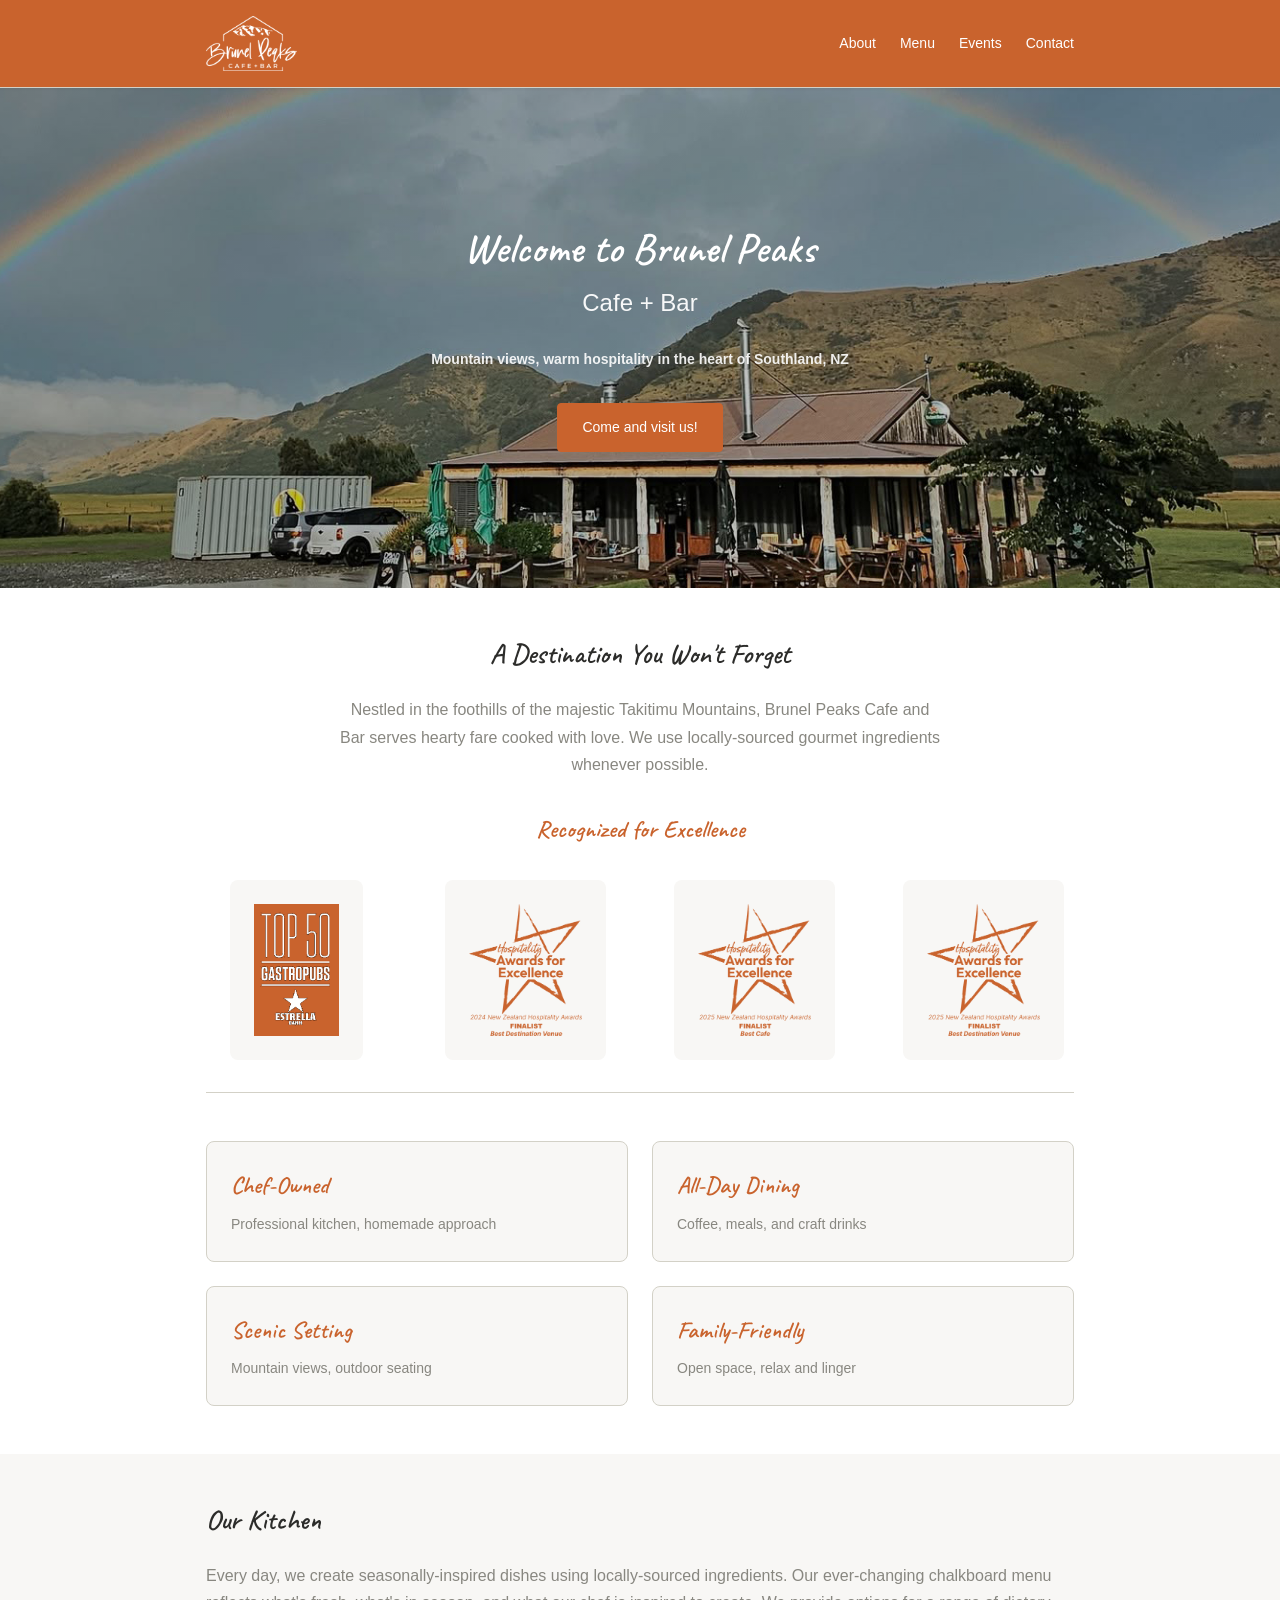
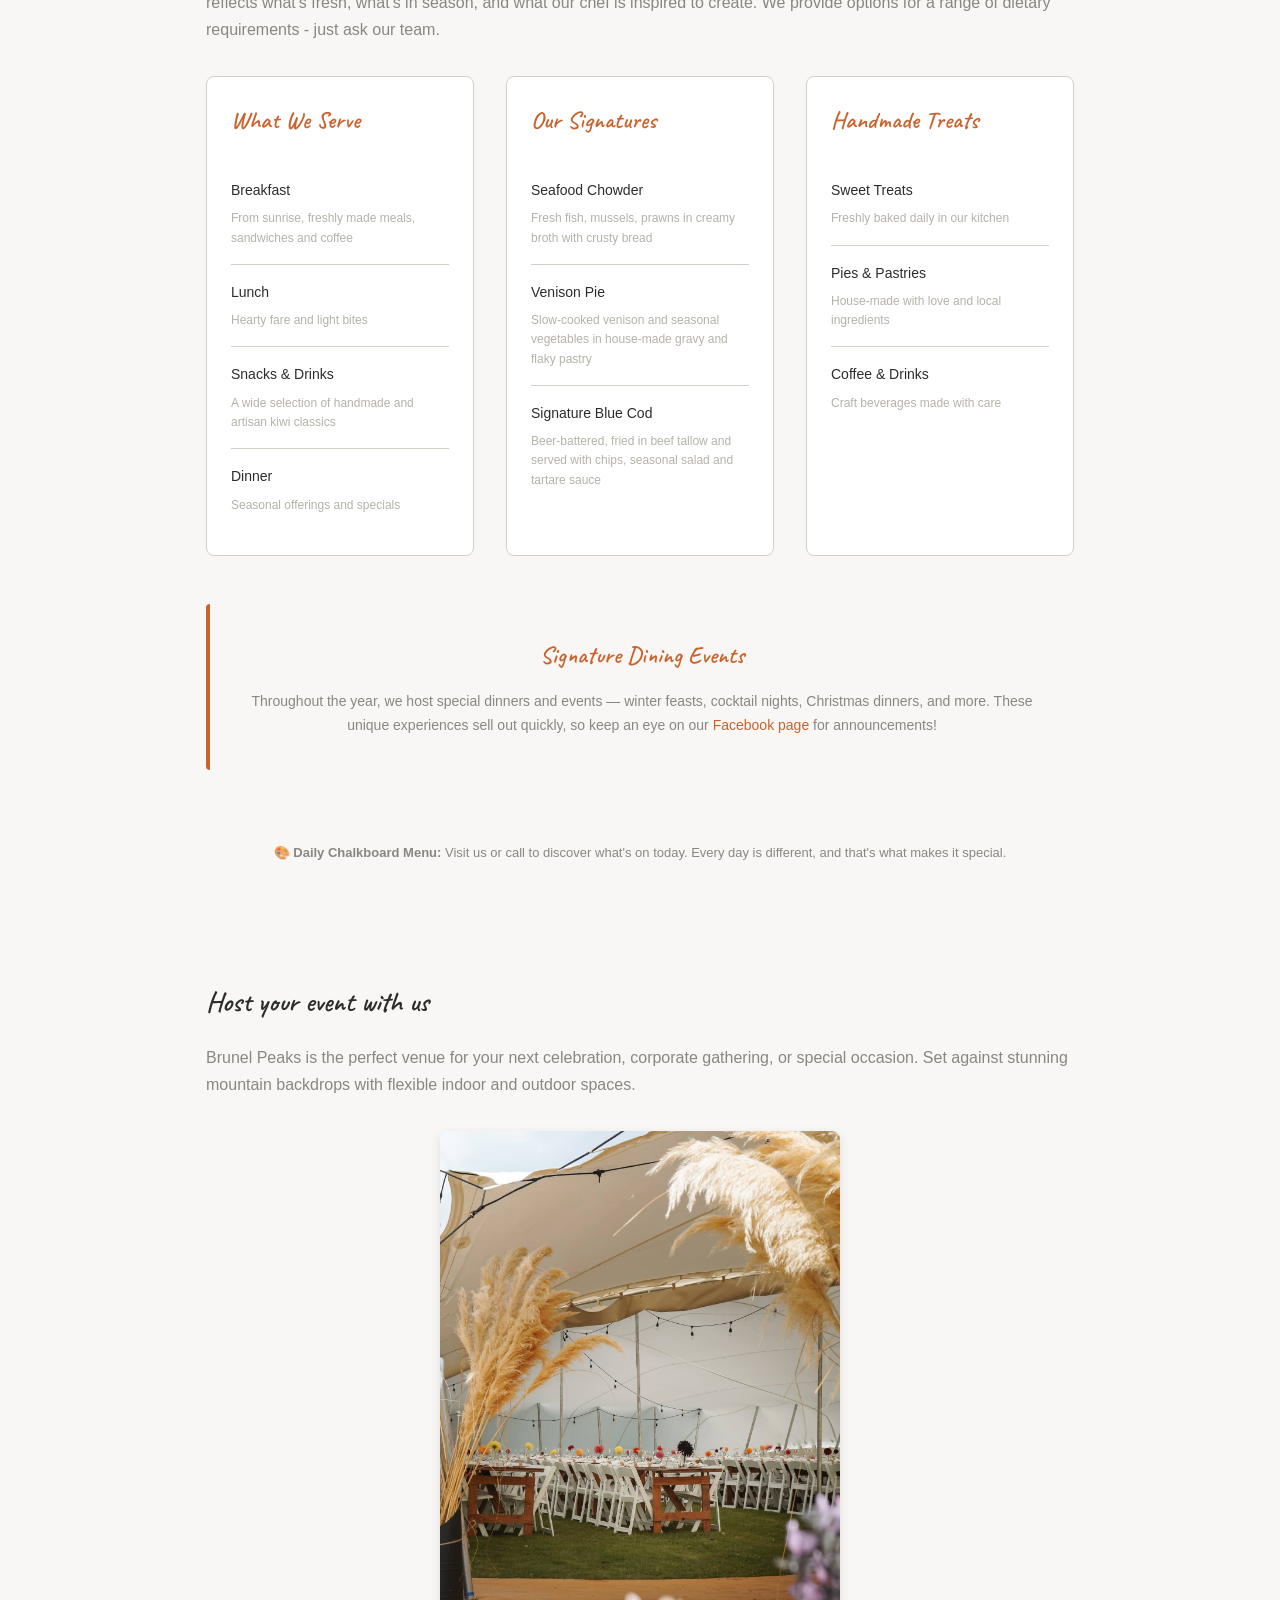
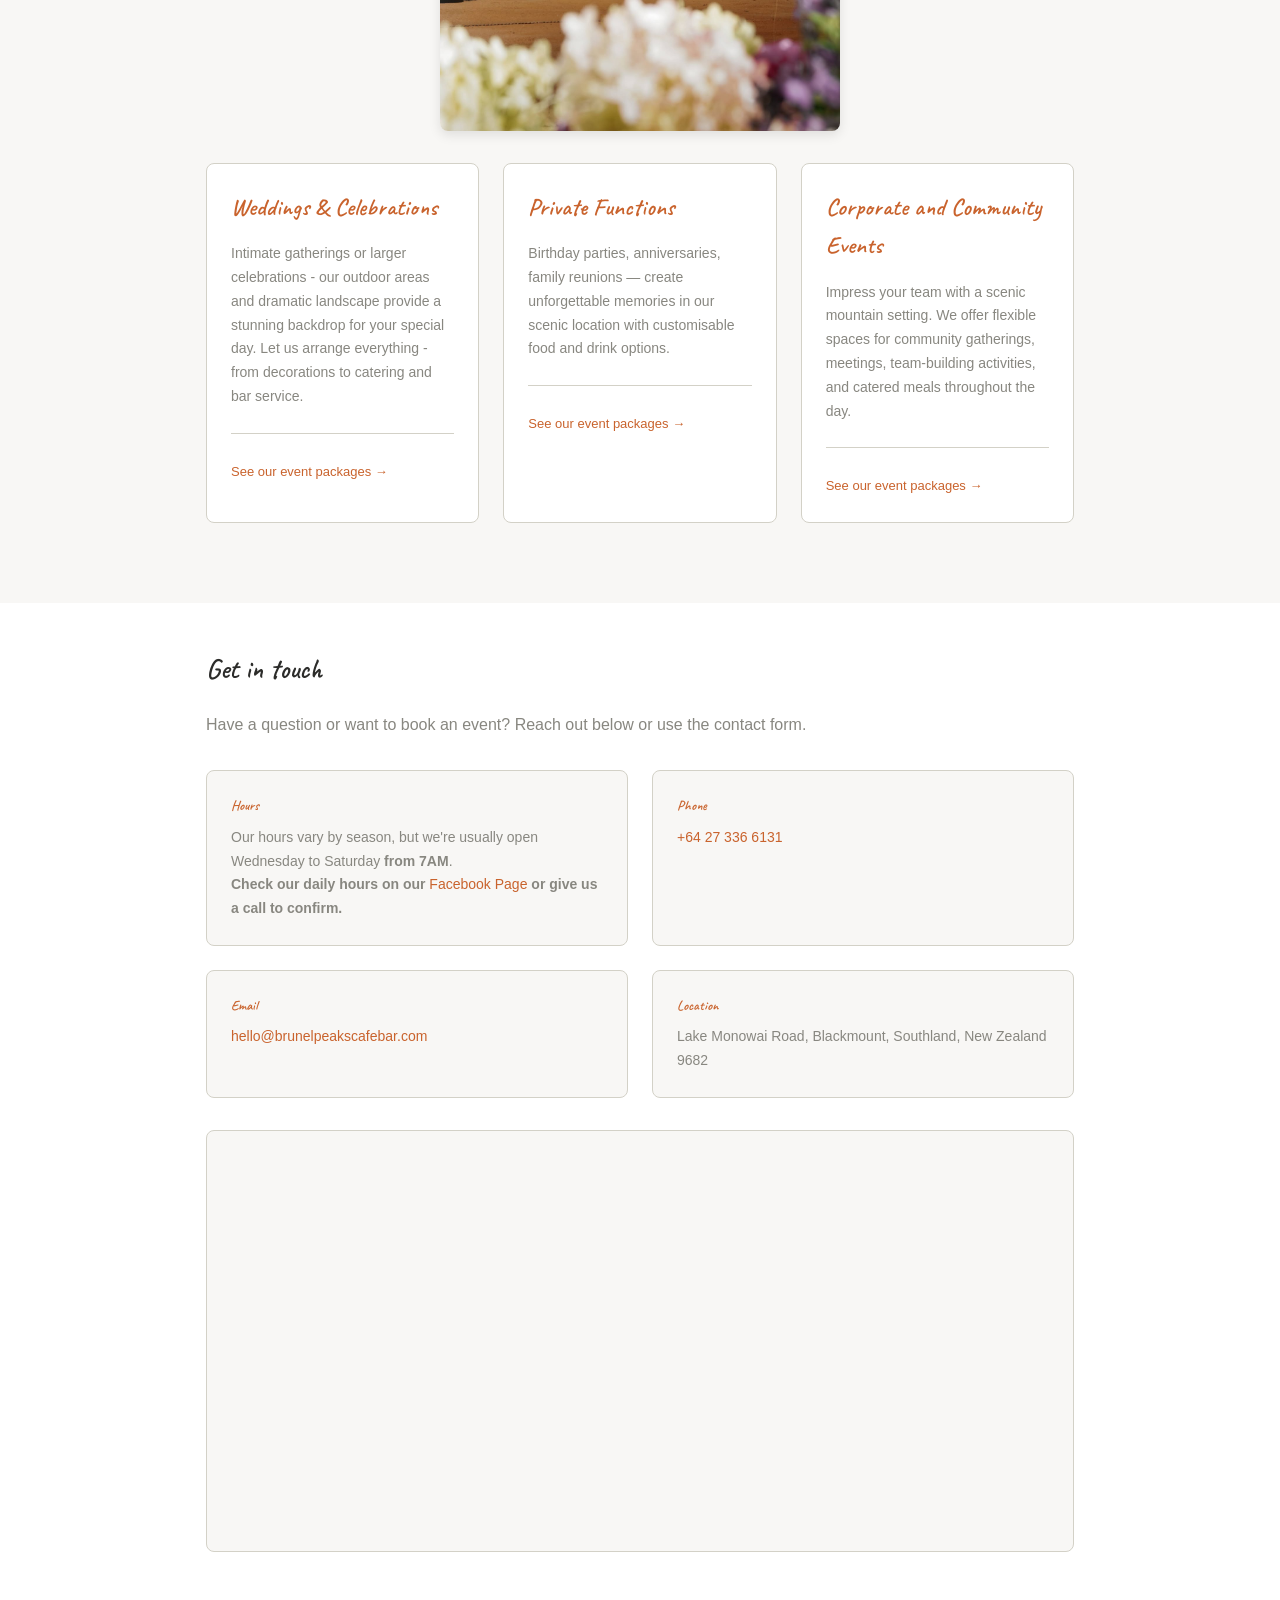
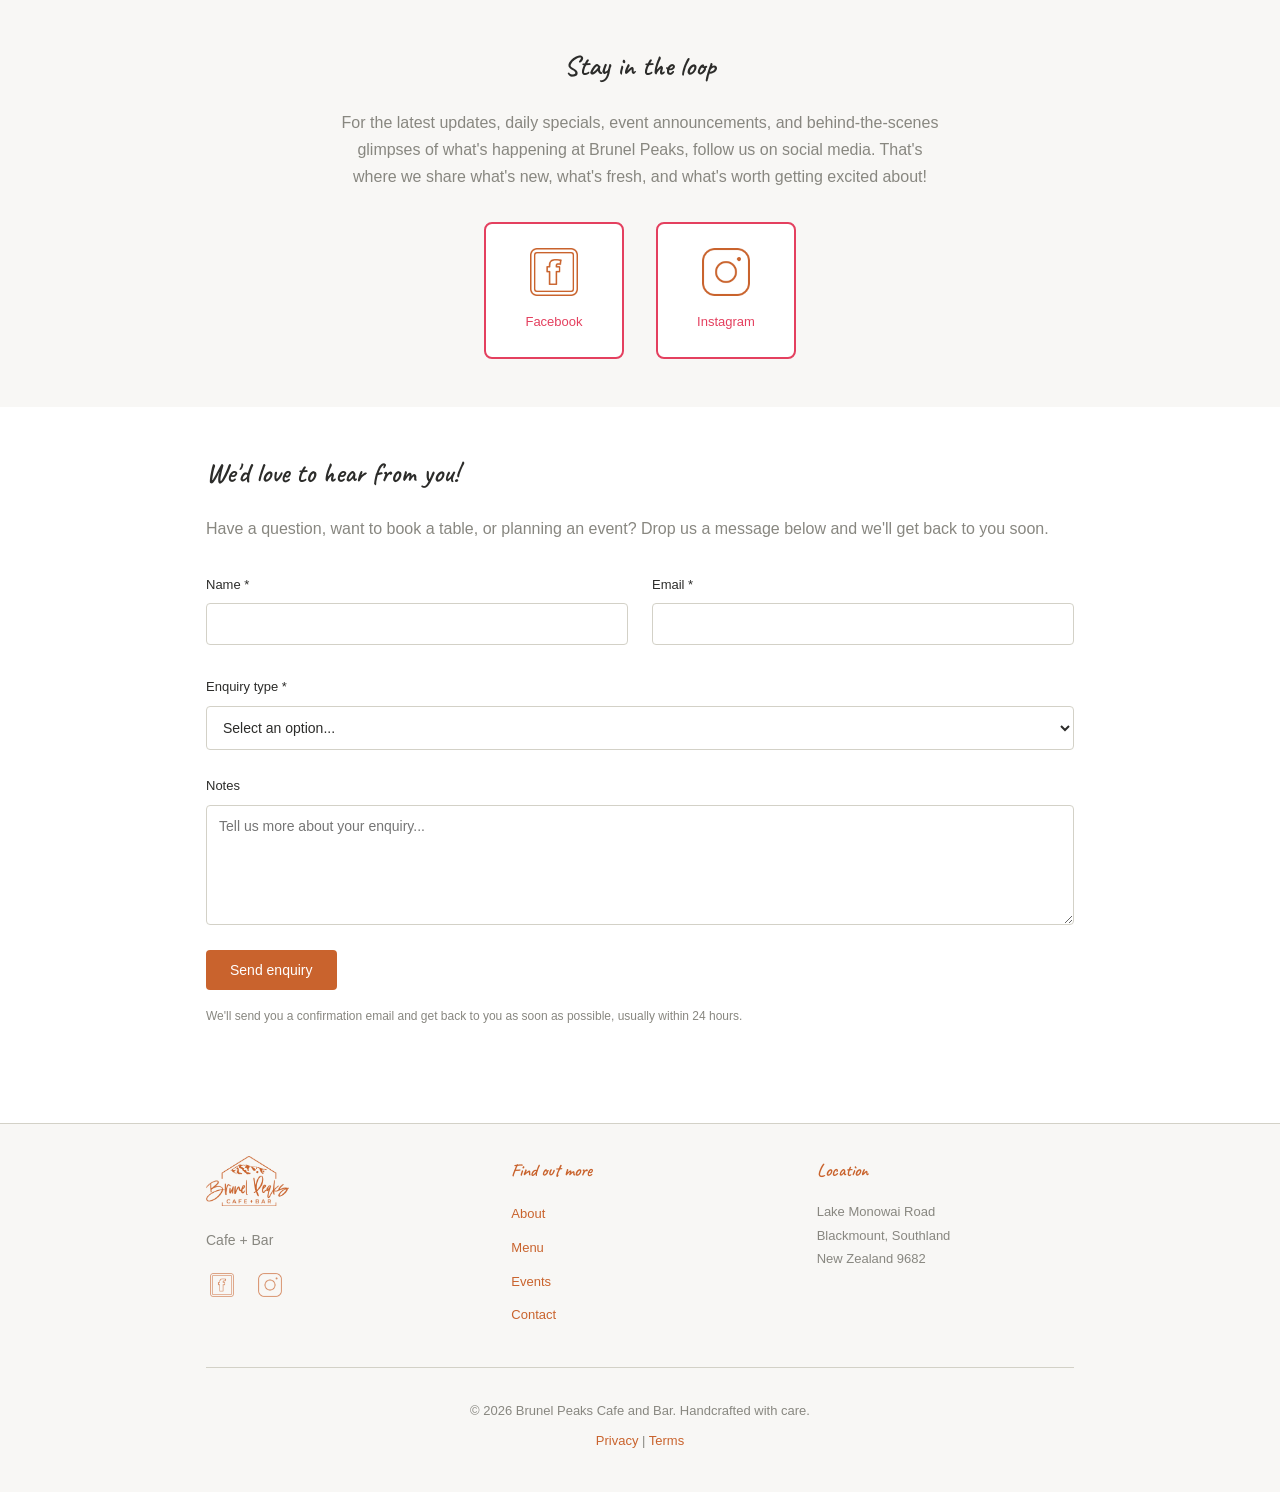
<file: index.html>
<!DOCTYPE html>
<html lang="en">
<head>
    <meta charset="UTF-8">
    <meta name="viewport" content="width=device-width, initial-scale=1.0">
    <meta name="description" content="Brunel Peaks Cafe + Bar - Scenic mountain destination for exceptional food, coffee, and craft drinks in Blackmount, Southland, NZ.">
    <link rel="icon" type="image/svg+xml" href="favicon.svg">
    <title>Brunel Peaks Cafe + Bar | Blackmount, NZ</title>
    <link rel="stylesheet" href="style.css">
</head>
<body>

    <!-- Navigation / Header -->
    <header class="site-header">
        <nav class="navbar">
            <a href="#" class="navbar-logo">
                <img src="images/BrunelPeaks_SmallWhite.png" alt="Brunel Peaks Cafe + Bar" class="logo-image">
            </a>
            <button class="menu-toggle" aria-label="Toggle navigation menu">
                <span></span>
                <span></span>
                <span></span>
            </button>
            <ul class="navbar-menu">
                <li><a href="#about">About</a></li>
                <li><a href="#menu">Menu</a></li>
                <li><a href="event_planner.html">Events</a></li>
                <li><a href="#contact">Contact</a></li>
            </ul>
        </nav>
    </header>

    <!-- Hero Section -->
    <section class="hero">
        <div class="hero-image-overlay"></div>
        <div class="hero-content">
            <h1>Welcome to Brunel Peaks</h1>
            <p class="hero-tagline">Cafe + Bar</p>
            <p class="hero-subtext">Mountain views, warm hospitality in the heart of Southland, NZ</p>
            <a href="#menu" class="btn btn-primary">Come and visit us!</a>
        </div>
    </section>

    <!-- Main Content -->
    <main>

        <!-- About Section -->
        <section id="about" class="section about-section">
            <div class="container">
                <h2>A Destination You Won't Forget</h2>
                <p>Nestled in the foothills of the majestic Takitimu Mountains, Brunel Peaks Cafe and Bar serves hearty fare cooked with love. We use locally-sourced gourmet ingredients whenever possible.</p>
                
                <!-- Awards Section -->
                <div class="awards-section">
                    <h3>Recognized for Excellence</h3>
                    <div class="awards-grid">
                        <div class="award-badge">
                            <img src="images/ED_Top50.png" alt="Estrella Damm Top 50 Gastropubs">
                        </div>
                        <div class="award-badge">
                            <img src="images/HAE_Logo_2024.png" alt="2024 Hospitality Awards for Excellence - Finalist Best Destination Venue">
                        </div>
                        <div class="award-badge">
                            <img src="images/HAE_Logo_2025Cafe.png" alt="2025 Hospitality Awards for Excellence - Finalist Best Cafe">
                        </div>
                        <div class="award-badge">
                            <img src="images/HAE_Logo_2025Destination.png" alt="2025 Hospitality Awards for Excellence - Finalist Best Destination Venue">
                        </div>
                    </div>
                </div>
                
                <div class="highlights">
                    <article class="highlight-card">
                        <h3>Chef-Owned</h3>
                        <p>Professional kitchen, homemade approach</p>
                    </article>
                    <article class="highlight-card">
                        <h3>All-Day Dining</h3>
                        <p>Coffee, meals, and craft drinks</p>
                    </article>
                    <article class="highlight-card">
                        <h3>Scenic Setting</h3>
                        <p>Mountain views, outdoor seating</p>
                    </article>
                    <article class="highlight-card">
                        <h3>Family-Friendly</h3>
                        <p>Open space, relax and linger</p>
                    </article>
                </div>
            </div>
        </section>

        <!-- Menu Preview Section -->
        <section id="menu" class="section menu-preview-section">
            <div class="container">
                <h2>Our Kitchen</h2>
                <p>Every day, we create seasonally-inspired dishes using locally-sourced ingredients. Our ever-changing chalkboard menu reflects what's fresh, what's in season, and what our chef is inspired to create. We provide options for a range of dietary requirements - just ask our team.</p>
                
                <!-- Dining Times -->
                <div class="menu-grid">
                    <article class="menu-category">
                        <h3>What We Serve</h3>
                        <ul class="menu-items">
                            <li class="menu-item">
                                <span class="item-name">Breakfast</span>
                                <span class="item-desc">From sunrise, freshly made meals, sandwiches and coffee</span>
                            </li>
                            <li class="menu-item">
                                <span class="item-name">Lunch</span>
                                <span class="item-desc">Hearty fare and light bites</span>
                            </li>
                            <li class="menu-item">
                                <span class="item-name">Snacks & Drinks</span>
                                <span class="item-desc">A wide selection of handmade and artisan kiwi classics</span>
                            </li>
                            <li class="menu-item">
                                <span class="item-name">Dinner</span>
                                <span class="item-desc">Seasonal offerings and specials</span>
                            </li>
                        </ul>
                    </article>

                    <article class="menu-category">
                        <h3>Our Signatures</h3>
                        <ul class="menu-items">
                            <li class="menu-item">
                                <span class="item-name">Seafood Chowder</span>
                                <span class="item-desc">Fresh fish, mussels, prawns in creamy broth with crusty bread</span>
                            </li>
                            <li class="menu-item">
                                <span class="item-name">Venison Pie</span>
                                <span class="item-desc">Slow-cooked venison and seasonal vegetables in house-made gravy and flaky pastry</span>
                            </li>
                            <li class="menu-item">
                                <span class="item-name">Signature Blue Cod</span>
                                <span class="item-desc">Beer-battered, fried in beef tallow and served with chips, seasonal salad and tartare sauce</span>
                            </li>
                        </ul>
                    </article>

                    <article class="menu-category">
                        <h3>Handmade Treats</h3>
                        <ul class="menu-items">
                            <li class="menu-item">
                                <span class="item-name">Sweet Treats</span>
                                <span class="item-desc">Freshly baked daily in our kitchen</span>
                            </li>
                            <li class="menu-item">
                                <span class="item-name">Pies & Pastries</span>
                                <span class="item-desc">House-made with love and local ingredients</span>
                            </li>
                            <li class="menu-item">
                                <span class="item-name">Coffee & Drinks</span>
                                <span class="item-desc">Craft beverages made with care</span>
                            </li>
                        </ul>
                    </article>
                </div>

                <!-- Events Callout -->
                <div class="menu-cta">
                    <h3 style="color: var(--color-burnt-orange);">Signature Dining Events</h3>
                    <p>Throughout the year, we host special dinners and events — winter feasts, cocktail nights, Christmas dinners, and more. These unique experiences sell out quickly, so keep an eye on our <a href="https://www.facebook.com/brunelpeakscafebar/" target="_blank" rel="noopener noreferrer">Facebook page</a> for announcements!</p>
                </div>

                <div class="menu-note">
                    <p><strong>🎨 Daily Chalkboard Menu:</strong> Visit us or call to discover what's on today. Every day is different, and that's what makes it special.</p>
                </div>
            </div>
        </section>

        <!-- Events Section -->
        <section id="events" class="section events-section">
            <div class="container">
                <h2>Host your event with us</h2>
                <p>Brunel Peaks is the perfect venue for your next celebration, corporate gathering, or special occasion. Set against stunning mountain backdrops with flexible indoor and outdoor spaces.</p>
                
                <!-- Events Feature Image -->
                <div class="events-image-card">
                    <img src="images/Events.jpg" alt="Elegant event setup at Brunel Peaks with tent, tables, and flowers">
                </div>
                
                <div class="events-grid">
                    <article class="event-card">
                        <h3>Weddings & Celebrations</h3>
                        <p>Intimate gatherings or larger celebrations - our outdoor areas and dramatic landscape provide a stunning backdrop for your special day. Let us arrange everything - from decorations to catering and bar service.</p>
                        <div class="event-cta">
                            <a href="/event_planner.html">See our event packages →</a>
                        </div>
                    </article>

                    <article class="event-card">
                        <h3>Private Functions</h3>
                        <p>Birthday parties, anniversaries, family reunions — create unforgettable memories in our scenic location with customisable food and drink options.</p>
                        <div class="event-cta">
                            <a href="/event_planner.html">See our event packages →</a>
                        </div>
                    </article>

                    <article class="event-card">
                        <h3>Corporate and Community Events</h3>
                        <p>Impress your team with a scenic mountain setting. We offer flexible spaces for community gatherings, meetings, team-building activities, and catered meals throughout the day.</p>
                        <div class="event-cta">
                            <a href="/event_planner.html">See our event packages →</a>
                        </div>
                    </article>
                </div>
            </div>
        </section>

        <!-- Contact & Hours Section -->
        <section id="contact" class="section contact-section">
            <div class="container">
                <h2>Get in touch</h2>
                <p>Have a question or want to book an event? Reach out below or use the contact form.</p>
                
                <div class="contact-grid">
                    <article class="contact-card">
                        <h3>Hours</h3>
                        <p>Our hours vary by season, but we're usually open Wednesday to Saturday <strong>from 7AM</strong>.<br><strong>Check our daily hours on our <a href="https://www.facebook.com/brunelpeakscafebar/" target="_blank" rel="noopener noreferrer">Facebook Page</a> or give us a call to confirm.</strong></p>
                    </article>
                    <article class="contact-card">
                        <h3>Phone</h3>
                        <p><a href="tel:+64273366131">+64 27 336 6131</a></p>
                    </article>
                    <article class="contact-card">
                        <h3>Email</h3>
                        <p><a href="mailto:hello@brunelpeakscafebar.com">hello@brunelpeakscafebar.com</a></p>
                    </article>
                    <article class="contact-card">
                        <h3>Location</h3>
                        <p>Lake Monowai Road, Blackmount, Southland, New Zealand 9682</p>
                    </article>
                </div>

                <div class="map-placeholder">
                    <p><iframe src="https://www.google.com/maps/embed?pb=!1m18!1m12!1m3!1d2782.507140100137!2d167.66582097652392!3d-45.78106677108088!2m3!1f0!2f0!3f0!3m2!1i1024!2i768!4f13.1!3m3!1m2!1s0xa9d3eb65dbeae9f7%3A0x88078dca3167d9c3!2sBrunel%20Peaks%20Cafe!5e0!3m2!1sen!2snz!4v1781308804969!5m2!1sen!2snz" width="400" height="300" style="border:0;" allowfullscreen="" loading="lazy" referrerpolicy="no-referrer-when-downgrade"></iframe></p>
                </div>
            </div>
        </section>

        <!-- Social Media Section -->
        <section class="section social-section">
            <div class="container">
                <h2>Stay in the loop</h2>
                <p>For the latest updates, daily specials, event announcements, and behind-the-scenes glimpses of what's happening at Brunel Peaks, follow us on social media. That's where we share what's new, what's fresh, and what's worth getting excited about!</p>
                
                <div class="social-links">
                    <a href="https://www.facebook.com/brunelpeakscafebar/" target="_blank" rel="noopener noreferrer" class="social-link facebook">
                        <img src="images/facebook.png" alt="Facebook" class="social-icon-img">
                        <span class="social-label">Facebook</span>
                    </a>
                    <a href="https://www.instagram.com/brunelpeakscafe/" target="_blank" rel="noopener noreferrer" class="social-link instagram">
                        <img src="images/instagram.png" alt="Instagram" class="social-icon-img">
                        <span class="social-label">Instagram</span>
                    </a>
                </div>
            </div>
        </section>

        <!-- Contact Form Section -->
        <section id="contact-form" class="section contact-form-section">
            <div class="container">
                <h2>We'd love to hear from you!</h2>
                <p>Have a question, want to book a table, or planning an event? Drop us a message below and we'll get back to you soon.</p>

                <form id="contactForm" method="POST" action="https://formspree.io/f/mvznwwny?redirect=https://brunelpeakscafebar.com/thank-you.html">
                    <div class="form-grid form-grid-two">
                        <div class="form-group">
                            <label class="form-label" for="name">Name *</label>
                            <input type="text" id="name" name="name" class="form-input" required>
                        </div>
                        <div class="form-group">
                            <label class="form-label" for="email">Email *</label>
                            <input type="email" id="email" name="email" class="form-input" required>
                        </div>
                    </div>

                    <div class="form-group">
                        <label class="form-label" for="enquiry-type">Enquiry type *</label>
                        <select id="enquiry-type" name="enquiry_type" class="form-select" required>
                            <option value="">Select an option...</option>
                            <option value="reservation">Reservation request</option>
                            <option value="general">General enquiry</option>
                            <option value="event">Event request</option>
                            <option value="supplier">Retail supplier enquiry</option>
                            <option value="feedback">Customer feedback</option>
                        </select>
                    </div>

                    <div class="form-group">
                        <br>
                        <label class="form-label" for="notes">Notes</label>
                        <textarea id="notes" name="notes" class="form-textarea" placeholder="Tell us more about your enquiry..."></textarea>
                        <br>
                    </div>

                    <button type="submit" class="form-submit">Send enquiry</button>
                    <p class="form-notice">We'll send you a confirmation email and get back to you as soon as possible, usually within 24 hours.</p>
                </form>

                <div id="formThankYou" class="form-thank-you" style="display: none;">
                    <h2>Thank you!</h2>
                    <p>Thanks for getting in touch with Brunel Peaks. We've received your message and will get back to you shortly.</p>
                    <p>Check your email for a confirmation, and we'll be in touch within 24 hours.</p>
                    <p><a href="/" class="btn btn-primary">Return to home</a></p>
                </div>

                <script>
                    document.getElementById('contactForm').addEventListener('submit', function(e) {
                        e.preventDefault();
                        
                        const form = this;
                        const formData = new FormData(form);
                        const submitButton = form.querySelector('.form-submit');
                        const originalText = submitButton.textContent;
                        
                        // Show loading state
                        submitButton.textContent = 'Sending...';
                        submitButton.disabled = true;
                        
                        // Submit to Formspree via AJAX
                        fetch('https://formspree.io/f/mvznwwny', {
                            method: 'POST',
                            body: formData,
                            headers: {
                                'Accept': 'application/json'
                            }
                        })
                        .then(response => response.json())
                        .then(data => {
                            // Show thank you message
                            document.getElementById('contactForm').style.display = 'none';
                            document.getElementById('formThankYou').style.display = 'block';
                            // Scroll to thank you message
                            document.getElementById('formThankYou').scrollIntoView({ behavior: 'smooth' });
                        })
                        .catch(error => {
                            // Reset button on error
                            submitButton.textContent = originalText;
                            submitButton.disabled = false;
                            alert('Oops! There was an error sending your message. Please try again.');
                            console.error('Error:', error);
                        });
                    });
                </script>
            </div>
        </section>

    </main>

    <!-- Footer -->
    <footer class="site-footer">
        <div class="container">
            <div class="footer-content">
                <!-- Footer Logo & Brand -->
                <div class="footer-section footer-brand">
                    <img src="images/BrunelPeaks_SmallRust.png" alt="Brunel Peaks Cafe + Bar" class="footer-logo">
                    <p class="footer-tagline">Cafe + Bar</p>
                    <div class="footer-social">
                        <a href="https://www.facebook.com/brunelpeakscafebar/" target="_blank" rel="noopener noreferrer" class="footer-social-link">
                            <img src="images/facebook.png" alt="Facebook">
                        </a>
                        <a href="https://www.instagram.com/brunelpeakscafe/" target="_blank" rel="noopener noreferrer" class="footer-social-link">
                            <img src="images/instagram.png" alt="Instagram">
                        </a>
                    </div>
                </div>
 
                <!-- Footer Navigation -->
                <div class="footer-section footer-nav">
                    <h4>Find out more</h4>
                    <ul>
                        <li><a href="#about">About</a></li>
                        <li><a href="#menu">Menu</a></li>
                        <li><a href="event_planner.html">Events</a></li>
                        <li><a href="#contact">Contact</a></li>
                    </ul>
                </div>
 
                <!-- Footer Address -->
                <div class="footer-section footer-address">
                    <h4>Location</h4>
                    <p>Lake Monowai Road<br>Blackmount, Southland<br>New Zealand 9682</p>
                </div>
            </div>
 
            <!-- Footer Bottom -->
            <div class="footer-bottom">
                <p>&copy; 2026 Brunel Peaks Cafe and Bar. Handcrafted with care.</p>
                <p><a href="privacy.html">Privacy</a> | <a href="terms.html">Terms</a></p>
            </div>
        </div>
    </footer>

    <script src="main.js"></script>
</body>
</html>
</file>
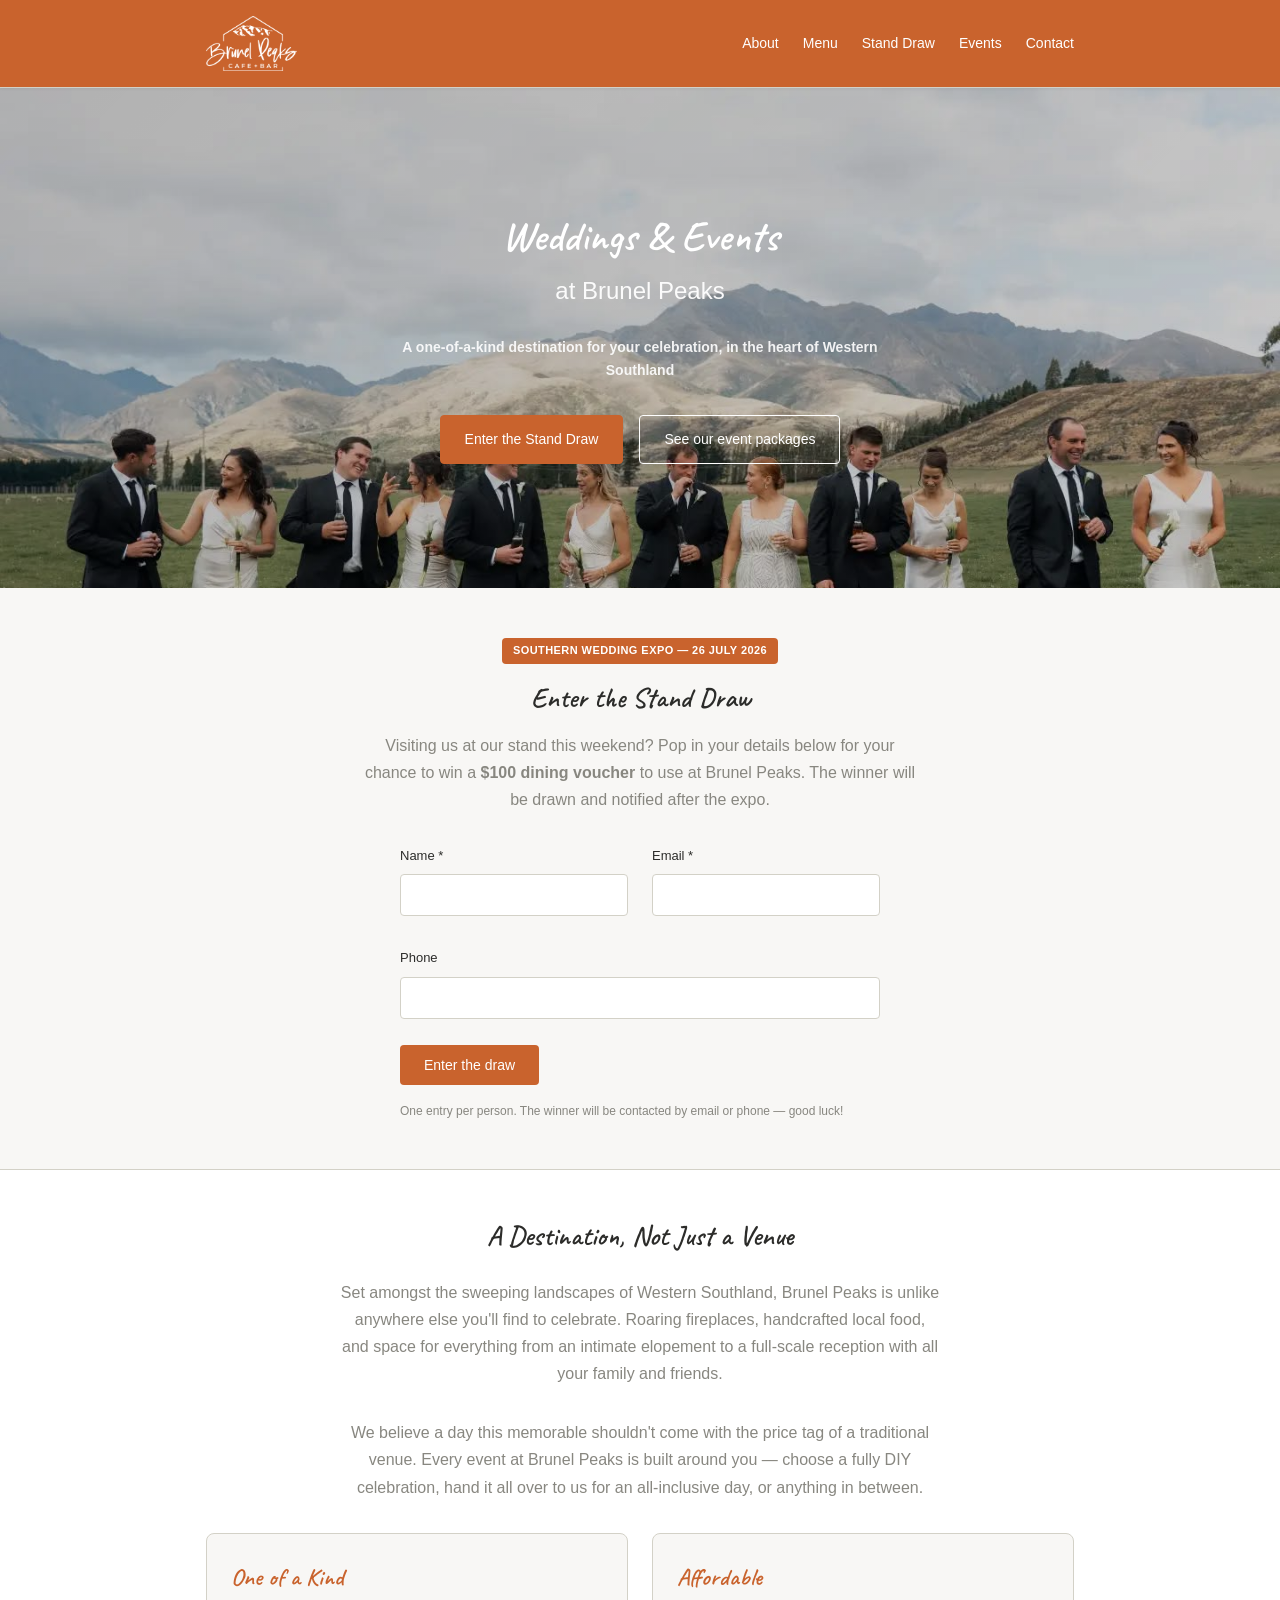
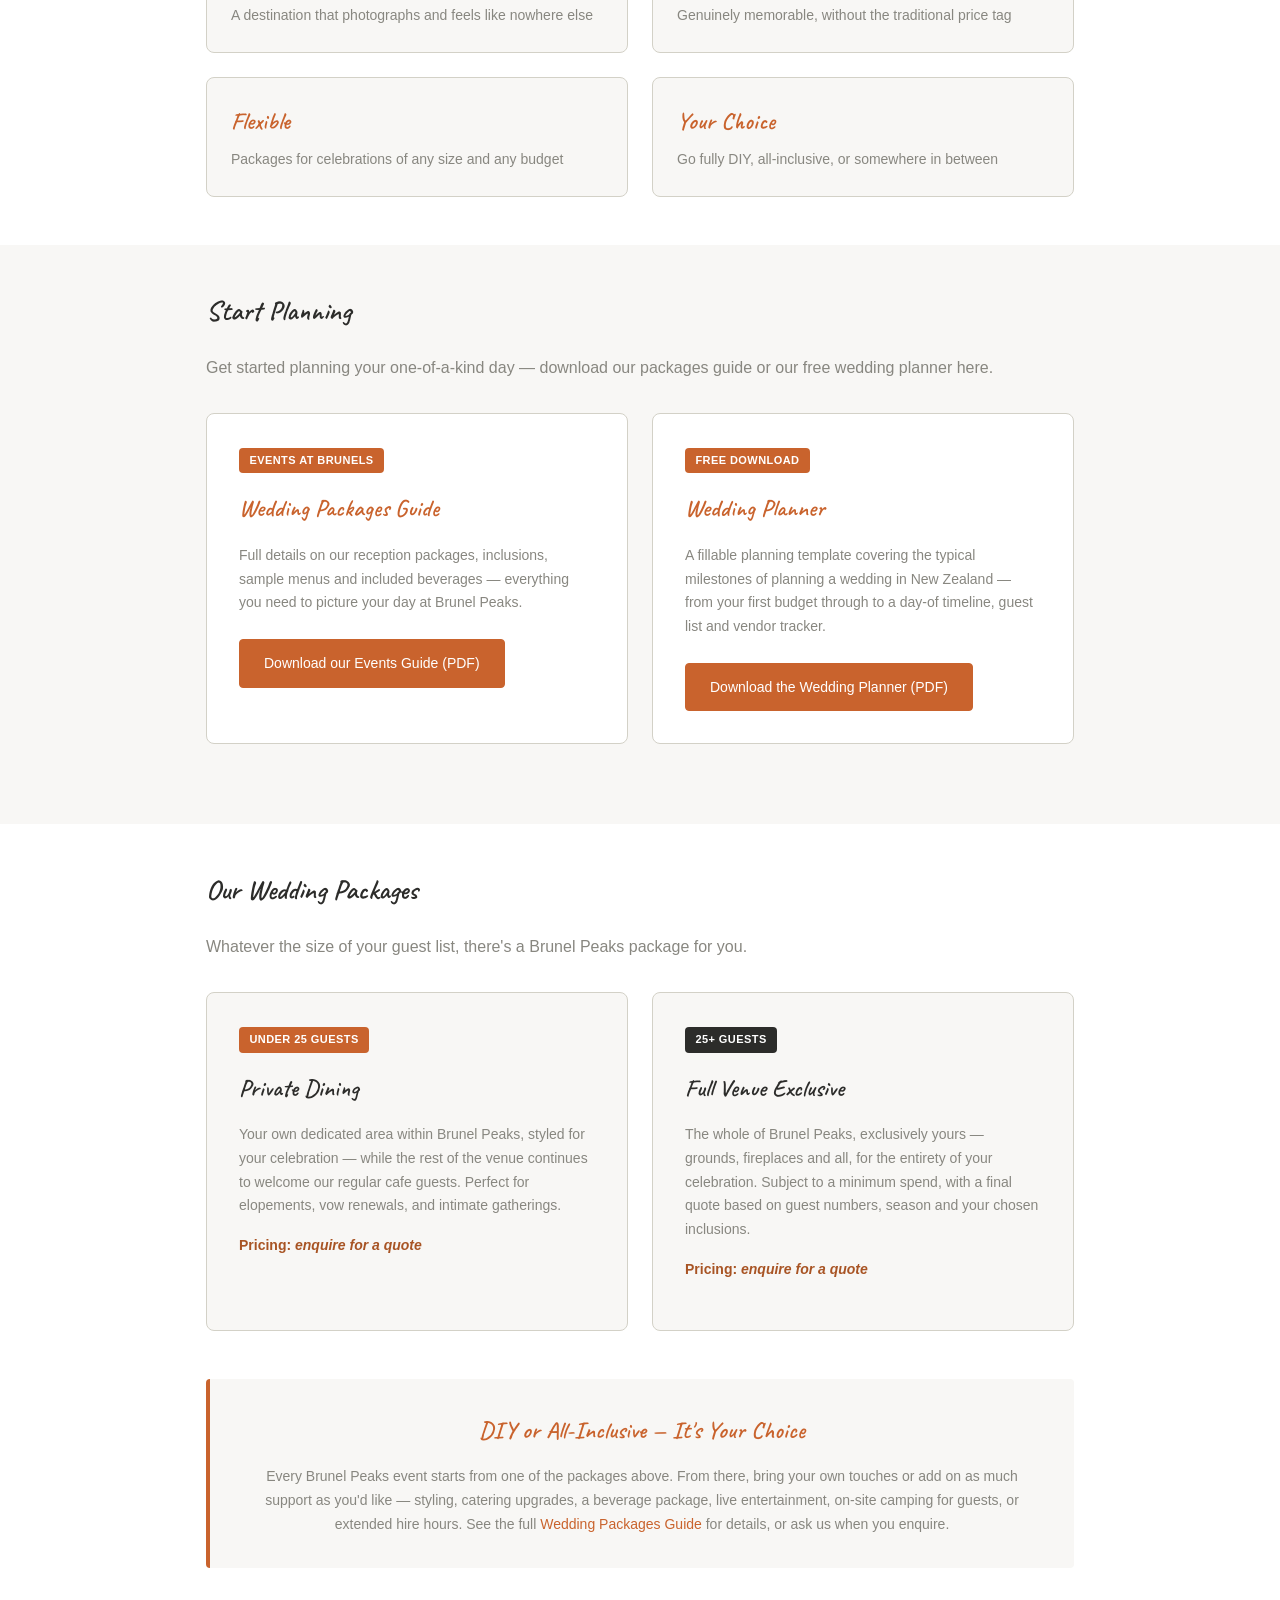
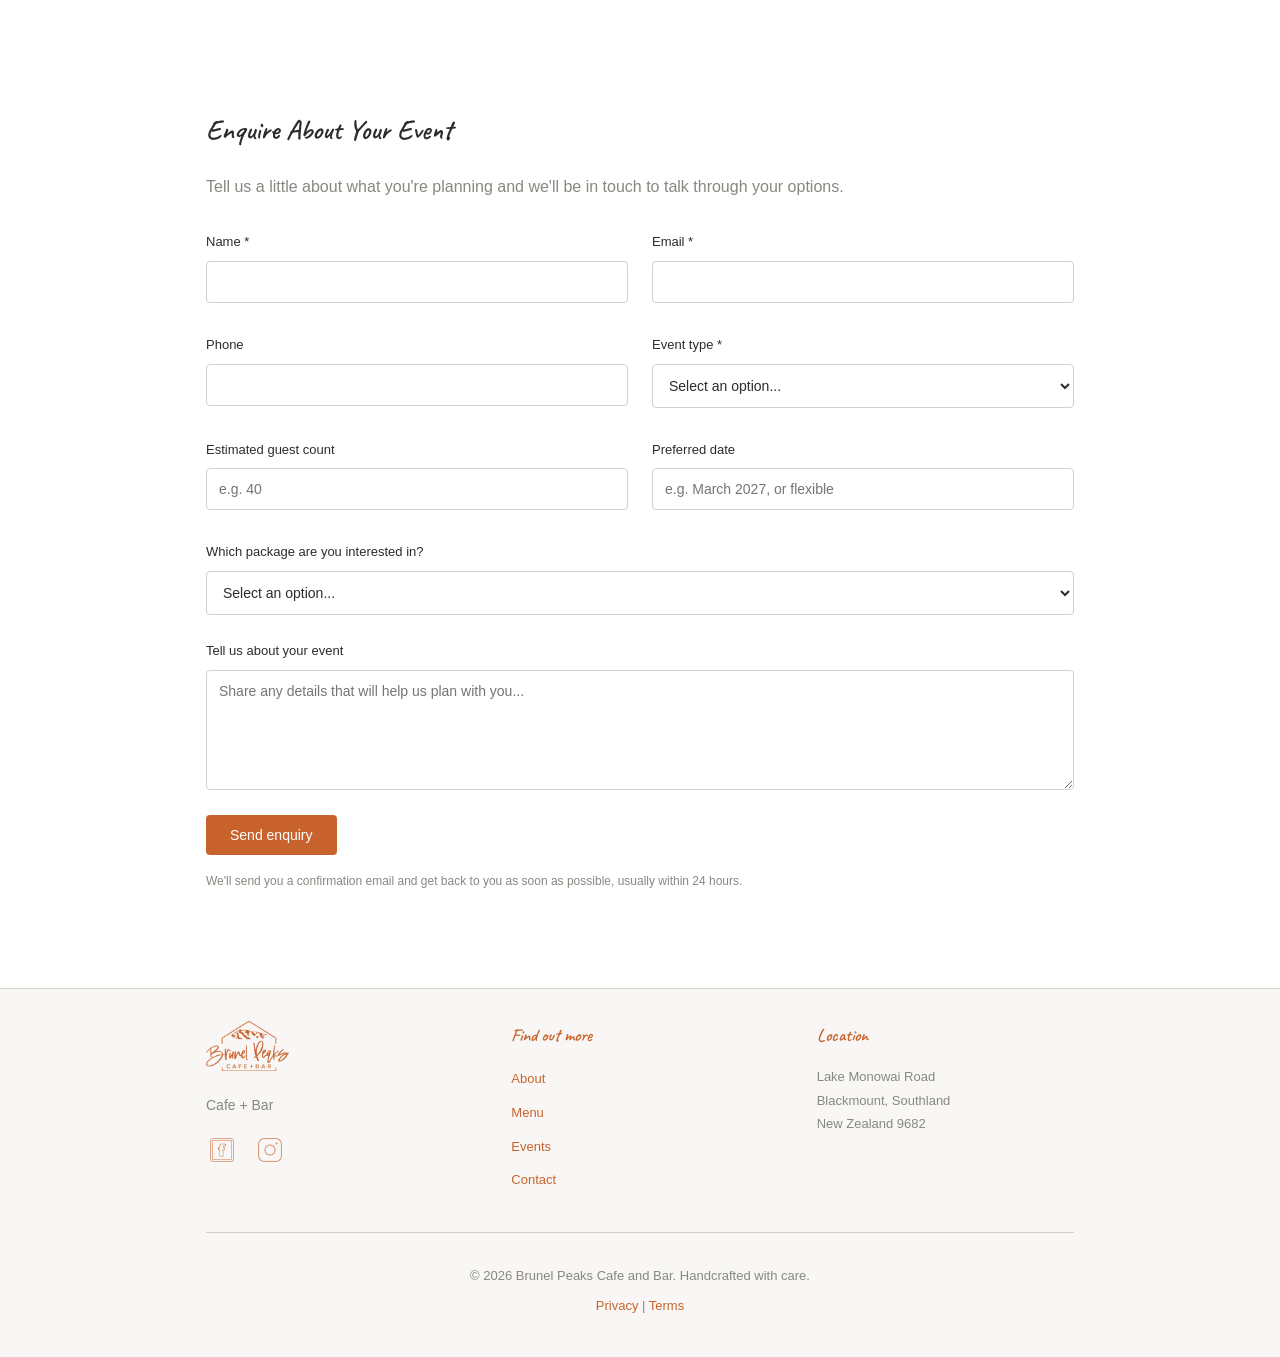
<file: event_planner.html>
<!DOCTYPE html>
<html lang="en">
<head>
    <meta charset="UTF-8">
    <meta name="viewport" content="width=device-width, initial-scale=1.0">
    <meta name="description" content="Plan your wedding or event at Brunel Peaks Cafe + Bar, Blackmount, Southland, NZ. Download our free wedding planner and packages guide, or enquire about your date.">
    <link rel="icon" type="image/svg+xml" href="favicon.svg">
    <title>Weddings & Events | Brunel Peaks Cafe + Bar</title>
    <link rel="stylesheet" href="style.css">
</head>
<body>

    <!-- Navigation / Header -->
    <header class="site-header">
        <nav class="navbar">
            <a href="index.html" class="navbar-logo">
                <img src="images/BrunelPeaks_SmallWhite.png" alt="Brunel Peaks Cafe + Bar" class="logo-image">
            </a>
            <button class="menu-toggle" aria-label="Toggle navigation menu">
                <span></span>
                <span></span>
                <span></span>
            </button>
            <ul class="navbar-menu">
                <li><a href="index.html#about">About</a></li>
                <li><a href="index.html#menu">Menu</a></li>
                <li><a href="#stand-draw">Stand Draw</a></li>
                <li><a href="#packages">Events</a></li>
                <li><a href="#contact-form">Contact</a></li>
            </ul>
        </nav>
    </header>

    <!-- Hero Section -->
    <section class="hero hero-events">
        <div class="hero-image-overlay"></div>
        <div class="hero-content">
            <h1>Weddings & Events</h1>
            <p class="hero-tagline">at Brunel Peaks</p>
            <p class="hero-subtext">A one-of-a-kind destination for your celebration, in the heart of Western Southland</p>
            <div class="hero-cta-row">
                <a href="#stand-draw" class="btn btn-primary">Enter the Stand Draw</a>
                <a href="#downloads" class="btn btn-outline">See our event packages</a>
            </div>
        </div>
    </section>

    <!-- Stand Draw Entry Section (Southern Wedding Expo) -->
    <section id="stand-draw" class="section stand-draw-section">
        <div class="container">
            <span class="download-badge">Southern Wedding Expo &mdash; 26 July 2026</span>
            <h2>Enter the Stand Draw</h2>
            <p>Visiting us at our stand this weekend? Pop in your details below for your chance to win a <strong>$100 dining voucher</strong> to use at Brunel Peaks. The winner will be drawn and notified after the expo.</p>

            <form id="standDrawForm" method="POST" action="https://formspree.io/f/mvznwwny?redirect=https://brunelpeakscafebar.com/thank-you.html">
                <input type="hidden" name="_subject" value="Stand Draw Entry - Southern Wedding Expo">
                <input type="hidden" name="entry_type" value="Stand Draw">
                <input type="hidden" name="page_source" value="Event Planner Page - Stand Draw">

                <div class="form-grid form-grid-two">
                    <div class="form-group">
                        <label class="form-label" for="draw-name">Name *</label>
                        <input type="text" id="draw-name" name="name" class="form-input" required>
                    </div>
                    <div class="form-group">
                        <label class="form-label" for="draw-email">Email *</label>
                        <input type="email" id="draw-email" name="email" class="form-input" required>
                    </div>
                </div>

                <div class="form-group">
                    <label class="form-label" for="draw-phone">Phone</label>
                    <input type="tel" id="draw-phone" name="phone" class="form-input">
                </div>
                <div>&nbsp;</div>

                <button type="submit" class="form-submit">Enter the draw</button>
                <p class="form-notice">One entry per person. The winner will be contacted by email or phone &mdash; good luck!</p>
            </form>

            <div id="standDrawThankYou" class="form-thank-you" style="display: none;">
                <h2>You're in!</h2>
                <p>Thanks for entering the Brunel Peaks Stand Draw &mdash; good luck! We'll be in touch if you're our winner.</p>
                <p>In the meantime, feel free to have a browse of our <a href="#downloads">wedding planning guides</a> below.</p>
            </div>

            <script>
                document.getElementById('standDrawForm').addEventListener('submit', function(e) {
                    e.preventDefault();

                    const form = this;
                    const formData = new FormData(form);
                    const submitButton = form.querySelector('.form-submit');
                    const originalText = submitButton.textContent;

                    submitButton.textContent = 'Entering...';
                    submitButton.disabled = true;

                    fetch('https://formspree.io/f/mvznwwny', {
                        method: 'POST',
                        body: formData,
                        headers: {
                            'Accept': 'application/json'
                        }
                    })
                    .then(response => response.json())
                    .then(data => {
                        document.getElementById('standDrawForm').style.display = 'none';
                        document.getElementById('standDrawThankYou').style.display = 'block';
                        document.getElementById('standDrawThankYou').scrollIntoView({ behavior: 'smooth' });
                    })
                    .catch(error => {
                        submitButton.textContent = originalText;
                        submitButton.disabled = false;
                        alert('Oops! There was an error sending your entry. Please try again.');
                        console.error('Error:', error);
                    });
                });
            </script>
        </div>
    </section>

    <!-- Main Content -->
    <main>

        <!-- Intro / About Events Section -->
        <section id="about-events" class="section about-section">
            <div class="container">
                <h2>A Destination, Not Just a Venue</h2>
                <p>Set amongst the sweeping landscapes of Western Southland, Brunel Peaks is unlike anywhere else you'll find to celebrate. Roaring fireplaces, handcrafted local food, and space for everything from an intimate elopement to a full-scale reception with all your family and friends.</p>
                <p>We believe a day this memorable shouldn't come with the price tag of a traditional venue. Every event at Brunel Peaks is built around you &mdash; choose a fully DIY celebration, hand it all over to us for an all-inclusive day, or anything in between.</p>

                <div class="highlights">
                    <article class="highlight-card">
                        <h3>One of a Kind</h3>
                        <p>A destination that photographs and feels like nowhere else</p>
                    </article>
                    <article class="highlight-card">
                        <h3>Affordable</h3>
                        <p>Genuinely memorable, without the traditional price tag</p>
                    </article>
                    <article class="highlight-card">
                        <h3>Flexible</h3>
                        <p>Packages for celebrations of any size and any budget</p>
                    </article>
                    <article class="highlight-card">
                        <h3>Your Choice</h3>
                        <p>Go fully DIY, all-inclusive, or somewhere in between</p>
                    </article>
                </div>
            </div>
        </section>

        <!-- Downloads Section -->
        <section id="downloads" class="section downloads-section">
            <div class="container">
                <h2>Start Planning</h2>
                <p>Get started planning your one-of-a-kind day &mdash; download our packages guide or our free wedding planner here.</p>

                <div class="downloads-grid">
                    <article class="download-card">
                        <span class="download-badge">Events at Brunels</span>
                        <h3>Wedding Packages Guide</h3>
                        <p>Full details on our reception packages, inclusions, sample menus and included beverages &mdash; everything you need to picture your day at Brunel Peaks.</p>
                        <a href="downloads/Brunel-Peaks-Wedding-Packages.pdf" class="btn btn-primary" download>Download our Events Guide (PDF)</a>
                    </article>
                    
                    <article class="download-card">
                        <span class="download-badge">Free Download</span>
                        <h3>Wedding Planner</h3>
                        <p>A fillable planning template covering the typical milestones of planning a wedding in New Zealand &mdash; from your first budget through to a day-of timeline, guest list and vendor tracker.</p>
                        <a href="downloads/Brunel-Peaks-Wedding-Planner.pdf" class="btn btn-primary" download>Download the Wedding Planner (PDF)</a>
                    </article>

                </div>
            </div>
        </section>

        <!-- Packages Overview Section -->
        <section id="packages" class="section packages-section">
            <div class="container">
                <h2>Our Wedding Packages</h2>
                <p>Whatever the size of your guest list, there's a Brunel Peaks package for you.</p>

                <div class="packages-grid">
                    <article class="package-card">
                        <span class="package-tag package-tag-amber">Under 25 Guests</span>
                        <h3>Private Dining</h3>
                        <p>Your own dedicated area within Brunel Peaks, styled for your celebration &mdash; while the rest of the venue continues to welcome our regular cafe guests. Perfect for elopements, vow renewals, and intimate gatherings.</p>
                        <p class="package-price">Pricing: <em>enquire for a quote</em></p>
                    </article>

                    <article class="package-card">
                        <span class="package-tag package-tag-charcoal">25+ Guests</span>
                        <h3>Full Venue Exclusive</h3>
                        <p>The whole of Brunel Peaks, exclusively yours &mdash; grounds, fireplaces and all, for the entirety of your celebration. Subject to a minimum spend, with a final quote based on guest numbers, season and your chosen inclusions.</p>
                        <p class="package-price">Pricing: <em>enquire for a quote</em></p>
                    </article>
                </div>

                <div class="menu-cta">
                    <h3 style="color: var(--color-burnt-orange);">DIY or All-Inclusive &mdash; It's Your Choice</h3>
                    <p>Every Brunel Peaks event starts from one of the packages above. From there, bring your own touches or add on as much support as you'd like &mdash; styling, catering upgrades, a beverage package, live entertainment, on-site camping for guests, or extended hire hours. See the full <a href="downloads/Brunel-Peaks-Wedding-Packages.pdf" download>Wedding Packages Guide</a> for details, or ask us when you enquire.</p>
                </div>
            </div>
        </section>

        <!-- Event Contact Form Section -->
        <section id="contact-form" class="section contact-form-section">
            <div class="container">
                <h2>Enquire About Your Event</h2>
                <p>Tell us a little about what you're planning and we'll be in touch to talk through your options.</p>

                <form id="eventContactForm" method="POST" action="https://formspree.io/f/mvznwwny?redirect=https://brunelpeakscafebar.com/thank-you.html">
                    <input type="hidden" name="_subject" value="New Event Enquiry - Brunel Peaks Website">
                    <input type="hidden" name="page_source" value="Event Planner Page">

                    <div class="form-grid form-grid-two">
                        <div class="form-group">
                            <label class="form-label" for="event-name">Name *</label>
                            <input type="text" id="event-name" name="name" class="form-input" required>
                        </div>
                        <div class="form-group">
                            <label class="form-label" for="event-email">Email *</label>
                            <input type="email" id="event-email" name="email" class="form-input" required>
                        </div>
                    </div>

                    <div class="form-grid form-grid-two">
                        <div class="form-group">
                            <label class="form-label" for="event-phone">Phone</label>
                            <input type="tel" id="event-phone" name="phone" class="form-input">
                        </div>
                        <div class="form-group">
                            <label class="form-label" for="event-type">Event type *</label>
                            <select id="event-type" name="event_type" class="form-select" required>
                                <option value="">Select an option...</option>
                                <option value="wedding">Wedding / celebration</option>
                                <option value="private">Private function</option>
                                <option value="corporate">Corporate or community event</option>
                                <option value="stand_draw">Southern Wedding Expo stand draw entry</option>
                                <option value="other">Other</option>
                            </select>
                        </div>
                    </div>

                    <div class="form-grid form-grid-two">
                        <div class="form-group">
                            <label class="form-label" for="event-guests">Estimated guest count</label>
                            <input type="text" id="event-guests" name="estimated_guests" class="form-input" placeholder="e.g. 40">
                        </div>
                        <div class="form-group">
                            <label class="form-label" for="event-date">Preferred date</label>
                            <input type="text" id="event-date" name="preferred_date" class="form-input" placeholder="e.g. March 2027, or flexible">
                        </div>
                    </div>

                    <div class="form-group">
                        <label class="form-label" for="event-package">Which package are you interested in?</label>
                        <select id="event-package" name="package_interest" class="form-select">
                            <option value="">Select an option...</option>
                            <option value="dedicated-space">The Dedicated Space (under 25 guests)</option>
                            <option value="full-venue">Full Venue Exclusive (25+ guests)</option>
                            <option value="not-sure">Not sure yet</option>
                        </select>
                    </div>

                    <div class="form-group">
                        <br>
                        <label class="form-label" for="event-notes">Tell us about your event</label>
                        <textarea id="event-notes" name="notes" class="form-textarea" placeholder="Share any details that will help us plan with you..."></textarea>
                        <br>
                    </div>

                    <button type="submit" class="form-submit">Send enquiry</button>
                    <p class="form-notice">We'll send you a confirmation email and get back to you as soon as possible, usually within 24 hours.</p>
                </form>

                <div id="eventFormThankYou" class="form-thank-you" style="display: none;">
                    <h2>Thank you!</h2>
                    <p>Thanks for getting in touch with Brunel Peaks about your event. We've received your enquiry and will get back to you shortly.</p>
                    <p>Check your email for a confirmation, and we'll be in touch within 24 hours.</p>
                    <p><a href="index.html" class="btn btn-primary">Return to home</a></p>
                </div>

                <script>
                    document.getElementById('eventContactForm').addEventListener('submit', function(e) {
                        e.preventDefault();

                        const form = this;
                        const formData = new FormData(form);
                        const submitButton = form.querySelector('.form-submit');
                        const originalText = submitButton.textContent;

                        submitButton.textContent = 'Sending...';
                        submitButton.disabled = true;

                        fetch('https://formspree.io/f/mvznwwny', {
                            method: 'POST',
                            body: formData,
                            headers: {
                                'Accept': 'application/json'
                            }
                        })
                        .then(response => response.json())
                        .then(data => {
                            document.getElementById('eventContactForm').style.display = 'none';
                            document.getElementById('eventFormThankYou').style.display = 'block';
                            document.getElementById('eventFormThankYou').scrollIntoView({ behavior: 'smooth' });
                        })
                        .catch(error => {
                            submitButton.textContent = originalText;
                            submitButton.disabled = false;
                            alert('Oops! There was an error sending your message. Please try again.');
                            console.error('Error:', error);
                        });
                    });
                </script>
            </div>
        </section>

    </main>

    <!-- Footer -->
    <footer class="site-footer">
        <div class="container">
            <div class="footer-content">
                <!-- Footer Logo & Brand -->
                <div class="footer-section footer-brand">
                    <img src="images/BrunelPeaks_SmallRust.png" alt="Brunel Peaks Cafe + Bar" class="footer-logo">
                    <p class="footer-tagline">Cafe + Bar</p>
                    <div class="footer-social">
                        <a href="https://www.facebook.com/brunelpeakscafebar/" target="_blank" rel="noopener noreferrer" class="footer-social-link">
                            <img src="images/facebook.png" alt="Facebook">
                        </a>
                        <a href="https://www.instagram.com/brunelpeakscafe/" target="_blank" rel="noopener noreferrer" class="footer-social-link">
                            <img src="images/instagram.png" alt="Instagram">
                        </a>
                    </div>
                </div>

                <!-- Footer Navigation -->
                <div class="footer-section footer-nav">
                    <h4>Find out more</h4>
                    <ul>
                        <li><a href="index.html#about">About</a></li>
                        <li><a href="index.html#menu">Menu</a></li>
                        <li><a href="#packages">Events</a></li>
                        <li><a href="#contact-form">Contact</a></li>
                    </ul>
                </div>

                <!-- Footer Address -->
                <div class="footer-section footer-address">
                    <h4>Location</h4>
                    <p>Lake Monowai Road<br>Blackmount, Southland<br>New Zealand 9682</p>
                </div>
            </div>

            <!-- Footer Bottom -->
            <div class="footer-bottom">
                <p>&copy; 2026 Brunel Peaks Cafe and Bar. Handcrafted with care.</p>
                <p><a href="privacy.html">Privacy</a> | <a href="terms.html">Terms</a></p>
            </div>
        </div>
    </footer>

    <script src="main.js"></script>
</body>
</html>
</file>
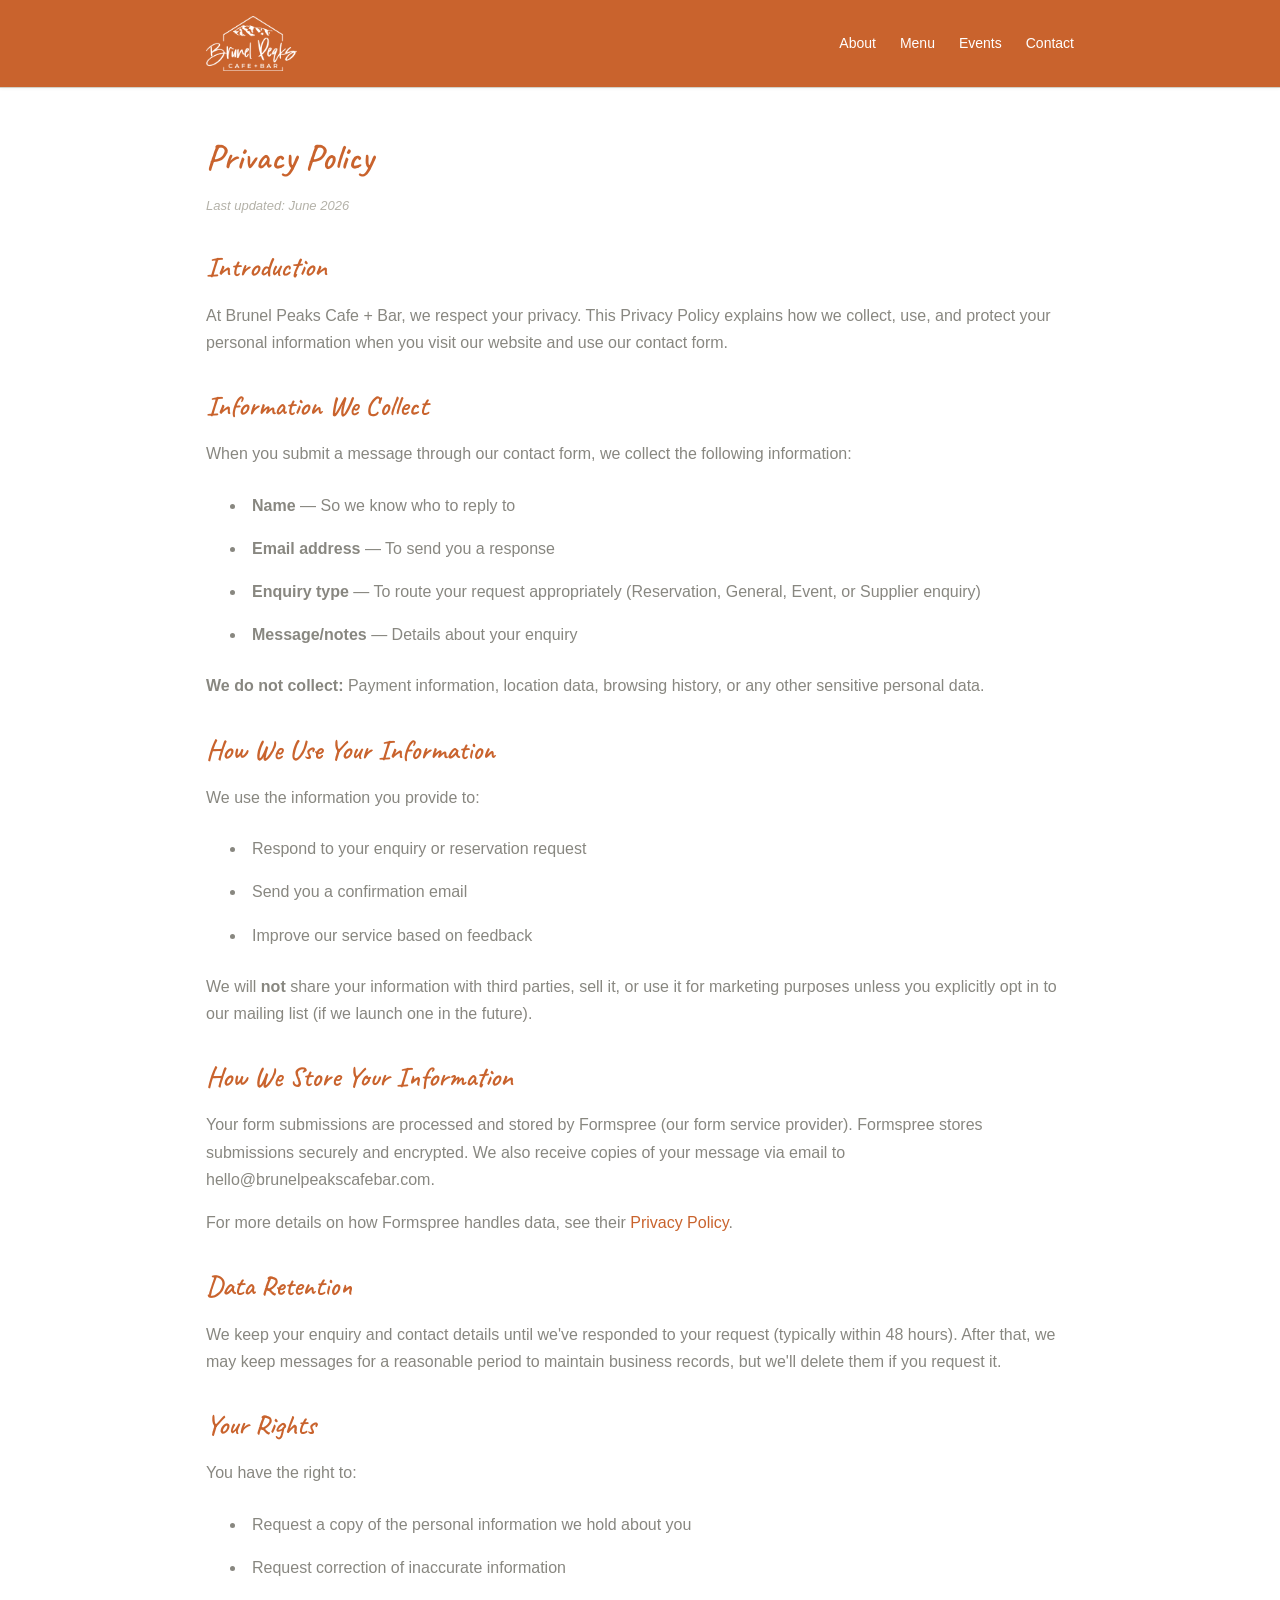
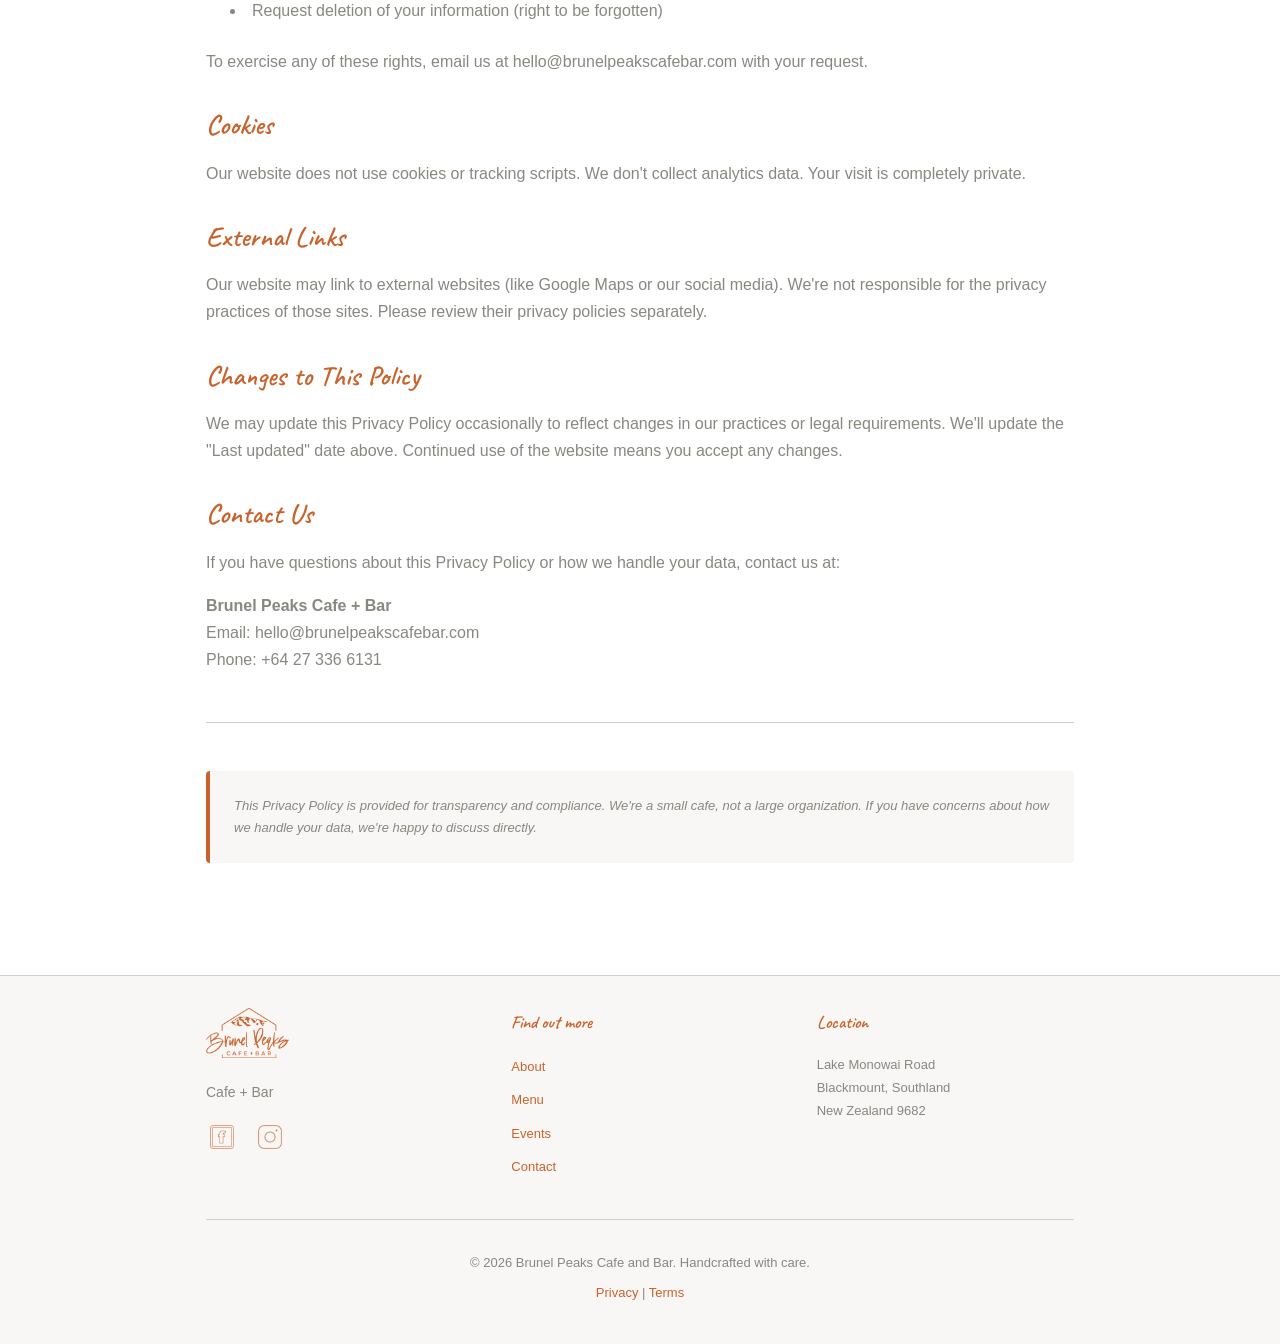
<file: privacy.html>
<!DOCTYPE html>
<html lang="en">
<head>
    <meta charset="UTF-8">
    <meta name="viewport" content="width=device-width, initial-scale=1.0">
    <meta name="description" content="Privacy Policy for Brunel Peaks Cafe + Bar">
    <title>Privacy Policy | Brunel Peaks Cafe + Bar</title>
    <link rel="stylesheet" href="style.css">
</head>
<body>

    <!-- Navigation / Header -->
    <header class="site-header">
        <nav class="navbar">
            <a href="index.html" class="navbar-logo">
                <img src="images/BrunelPeaks_SmallWhite.png" alt="Brunel Peaks Cafe + Bar" class="logo-image">
            </a>
            <button class="menu-toggle" aria-label="Toggle navigation menu">
                <span></span>
                <span></span>
                <span></span>
            </button>
            <ul class="navbar-menu">
                <li><a href="index.html#about">About</a></li>
                <li><a href="index.html#menu">Menu</a></li>
                <li><a href="index.html#events">Events</a></li>
                <li><a href="index.html#contact">Contact</a></li>
            </ul>
        </nav>
    </header>

    <!-- Main Content -->
    <main>
        <section class="section legal-section">
            <div class="container">
                <h1>Privacy Policy</h1>
                <p class="last-updated">Last updated: June 2026</p>

                <h2>Introduction</h2>
                <p>At Brunel Peaks Cafe + Bar, we respect your privacy. This Privacy Policy explains how we collect, use, and protect your personal information when you visit our website and use our contact form.</p>

                <h2>Information We Collect</h2>
                <p>When you submit a message through our contact form, we collect the following information:</p>
                <ul class="legal-list">
                    <li><strong>Name</strong> — So we know who to reply to</li>
                    <li><strong>Email address</strong> — To send you a response</li>
                    <li><strong>Enquiry type</strong> — To route your request appropriately (Reservation, General, Event, or Supplier enquiry)</li>
                    <li><strong>Message/notes</strong> — Details about your enquiry</li>
                </ul>

                <p><strong>We do not collect:</strong> Payment information, location data, browsing history, or any other sensitive personal data.</p>

                <h2>How We Use Your Information</h2>
                <p>We use the information you provide to:</p>
                <ul class="legal-list">
                    <li>Respond to your enquiry or reservation request</li>
                    <li>Send you a confirmation email</li>
                    <li>Improve our service based on feedback</li>
                </ul>

                <p>We will <strong>not</strong> share your information with third parties, sell it, or use it for marketing purposes unless you explicitly opt in to our mailing list (if we launch one in the future).</p>

                <h2>How We Store Your Information</h2>
                <p>Your form submissions are processed and stored by Formspree (our form service provider). Formspree stores submissions securely and encrypted. We also receive copies of your message via email to hello@brunelpeakscafebar.com.</p>

                <p>For more details on how Formspree handles data, see their <a href="https://formspree.io/privacy" target="_blank">Privacy Policy</a>.</p>

                <h2>Data Retention</h2>
                <p>We keep your enquiry and contact details until we've responded to your request (typically within 48 hours). After that, we may keep messages for a reasonable period to maintain business records, but we'll delete them if you request it.</p>

                <h2>Your Rights</h2>
                <p>You have the right to:</p>
                <ul class="legal-list">
                    <li>Request a copy of the personal information we hold about you</li>
                    <li>Request correction of inaccurate information</li>
                    <li>Request deletion of your information (right to be forgotten)</li>
                </ul>

                <p>To exercise any of these rights, email us at hello@brunelpeakscafebar.com with your request.</p>

                <h2>Cookies</h2>
                <p>Our website does not use cookies or tracking scripts. We don't collect analytics data. Your visit is completely private.</p>

                <h2>External Links</h2>
                <p>Our website may link to external websites (like Google Maps or our social media). We're not responsible for the privacy practices of those sites. Please review their privacy policies separately.</p>

                <h2>Changes to This Policy</h2>
                <p>We may update this Privacy Policy occasionally to reflect changes in our practices or legal requirements. We'll update the "Last updated" date above. Continued use of the website means you accept any changes.</p>

                <h2>Contact Us</h2>
                <p>If you have questions about this Privacy Policy or how we handle your data, contact us at:</p>
                <p>
                    <strong>Brunel Peaks Cafe + Bar</strong><br>
                    Email: hello@brunelpeakscafebar.com<br>
                    Phone: +64 27 336 6131
                </p>

                <hr class="legal-divider">

                <p class="legal-note"><em>This Privacy Policy is provided for transparency and compliance. We're a small cafe, not a large organization. If you have concerns about how we handle your data, we're happy to discuss directly.</em></p>

            </div>
        </section>
    </main>

    <!-- Footer -->
    <footer class="site-footer">
        <div class="container">
            <div class="footer-content">
                <!-- Footer Logo & Brand -->
                <div class="footer-section footer-brand">
                    <img src="images/BrunelPeaks_SmallRust.png" alt="Brunel Peaks Cafe + Bar" class="footer-logo">
                    <p class="footer-tagline">Cafe + Bar</p>
                    <div class="footer-social">
                        <a href="https://www.facebook.com/brunelpeakscafebar/" target="_blank" rel="noopener noreferrer" class="footer-social-link">
                            <img src="images/facebook.png" alt="Facebook">
                        </a>
                        <a href="https://www.instagram.com/brunelpeakscafe/" target="_blank" rel="noopener noreferrer" class="footer-social-link">
                            <img src="images/instagram.png" alt="Instagram">
                        </a>
                    </div>
                </div>
 
                <!-- Footer Navigation -->
                <div class="footer-section footer-nav">
                    <h4>Find out more</h4>
                    <ul>
                        <li><a href="index.html#about">About</a></li>
                        <li><a href="index.html#menu">Menu</a></li>
                        <li><a href="index.html#events">Events</a></li>
                        <li><a href="index.html#contact">Contact</a></li>
                    </ul>
                </div>
 
                <!-- Footer Address -->
                <div class="footer-section footer-address">
                    <h4>Location</h4>
                    <p>Lake Monowai Road<br>Blackmount, Southland<br>New Zealand 9682</p>
                </div>
            </div>
 
            <!-- Footer Bottom -->
            <div class="footer-bottom">
                <p>&copy; 2026 Brunel Peaks Cafe and Bar. Handcrafted with care.</p>
                <p><a href="privacy.html">Privacy</a> | <a href="terms.html">Terms</a></p>
            </div>
        </div>
    </footer>

    <script src="main.js"></script>
</body>
</html>
</file>
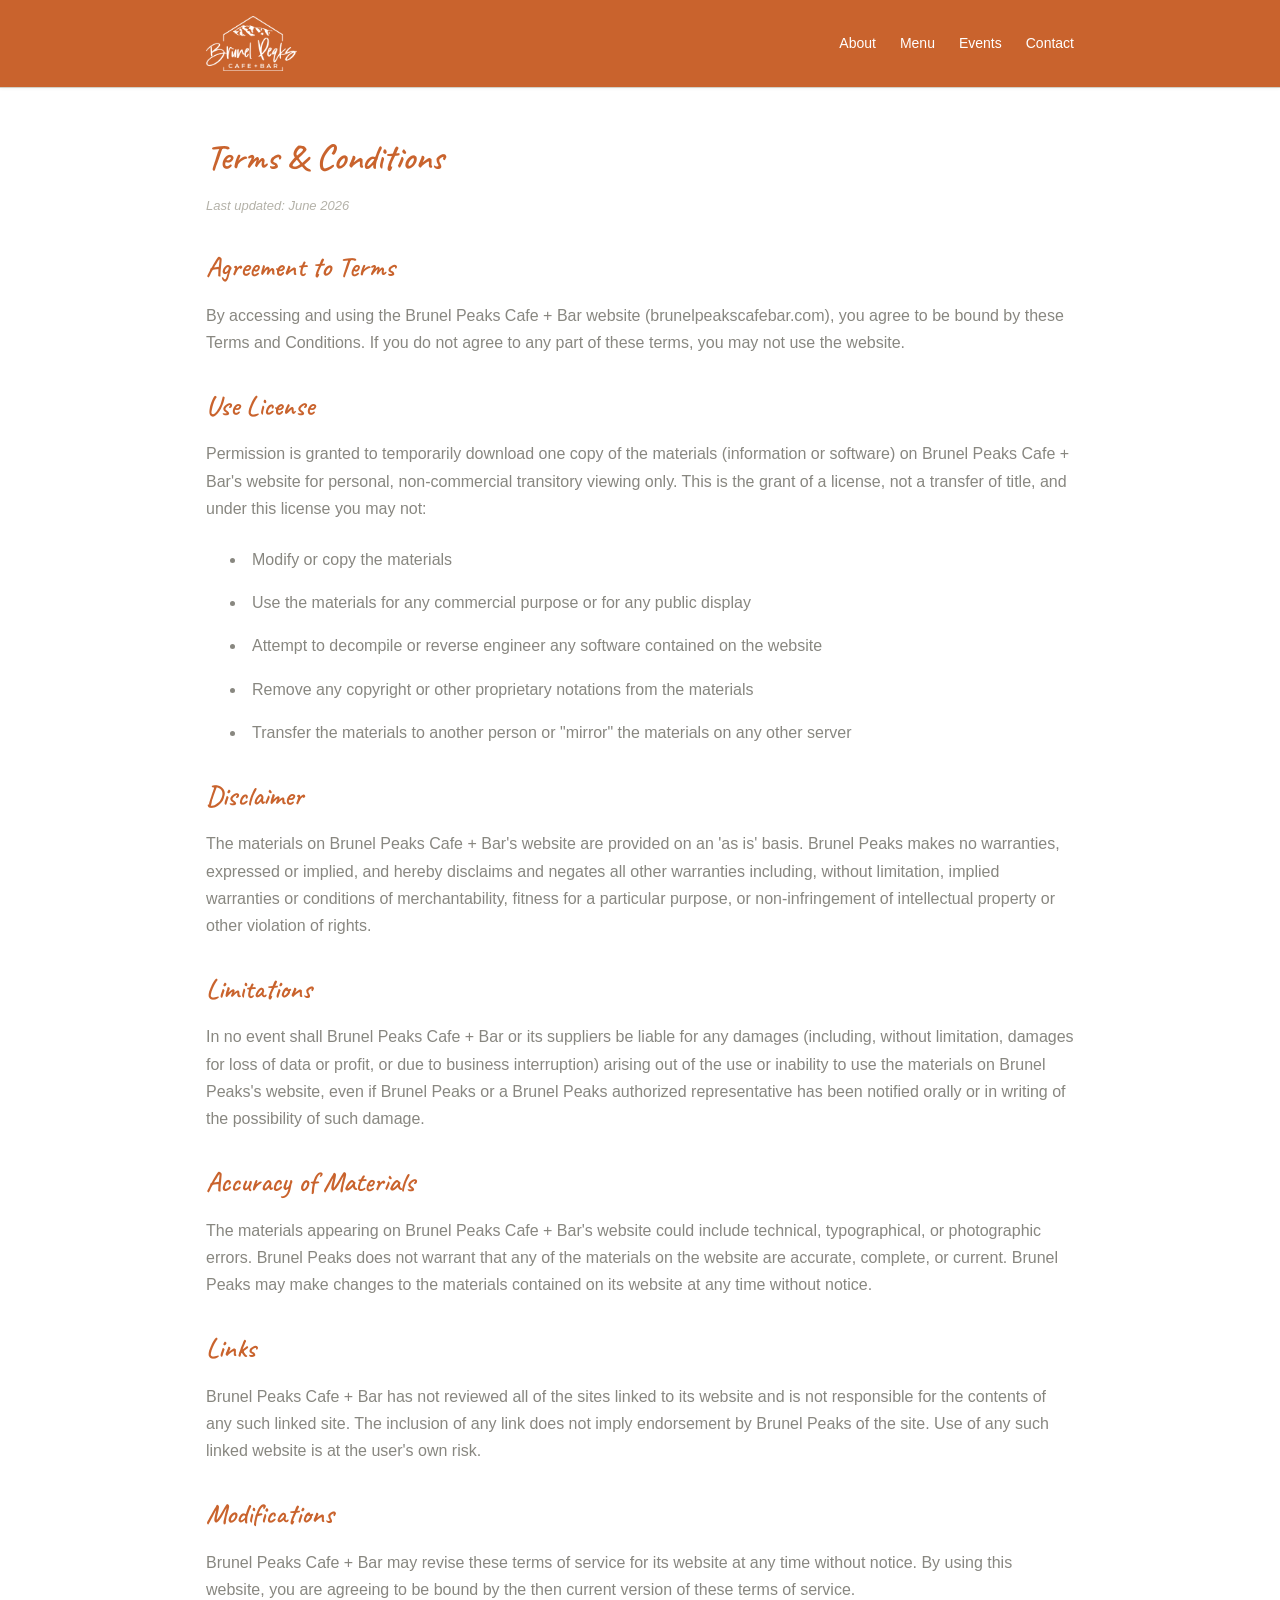
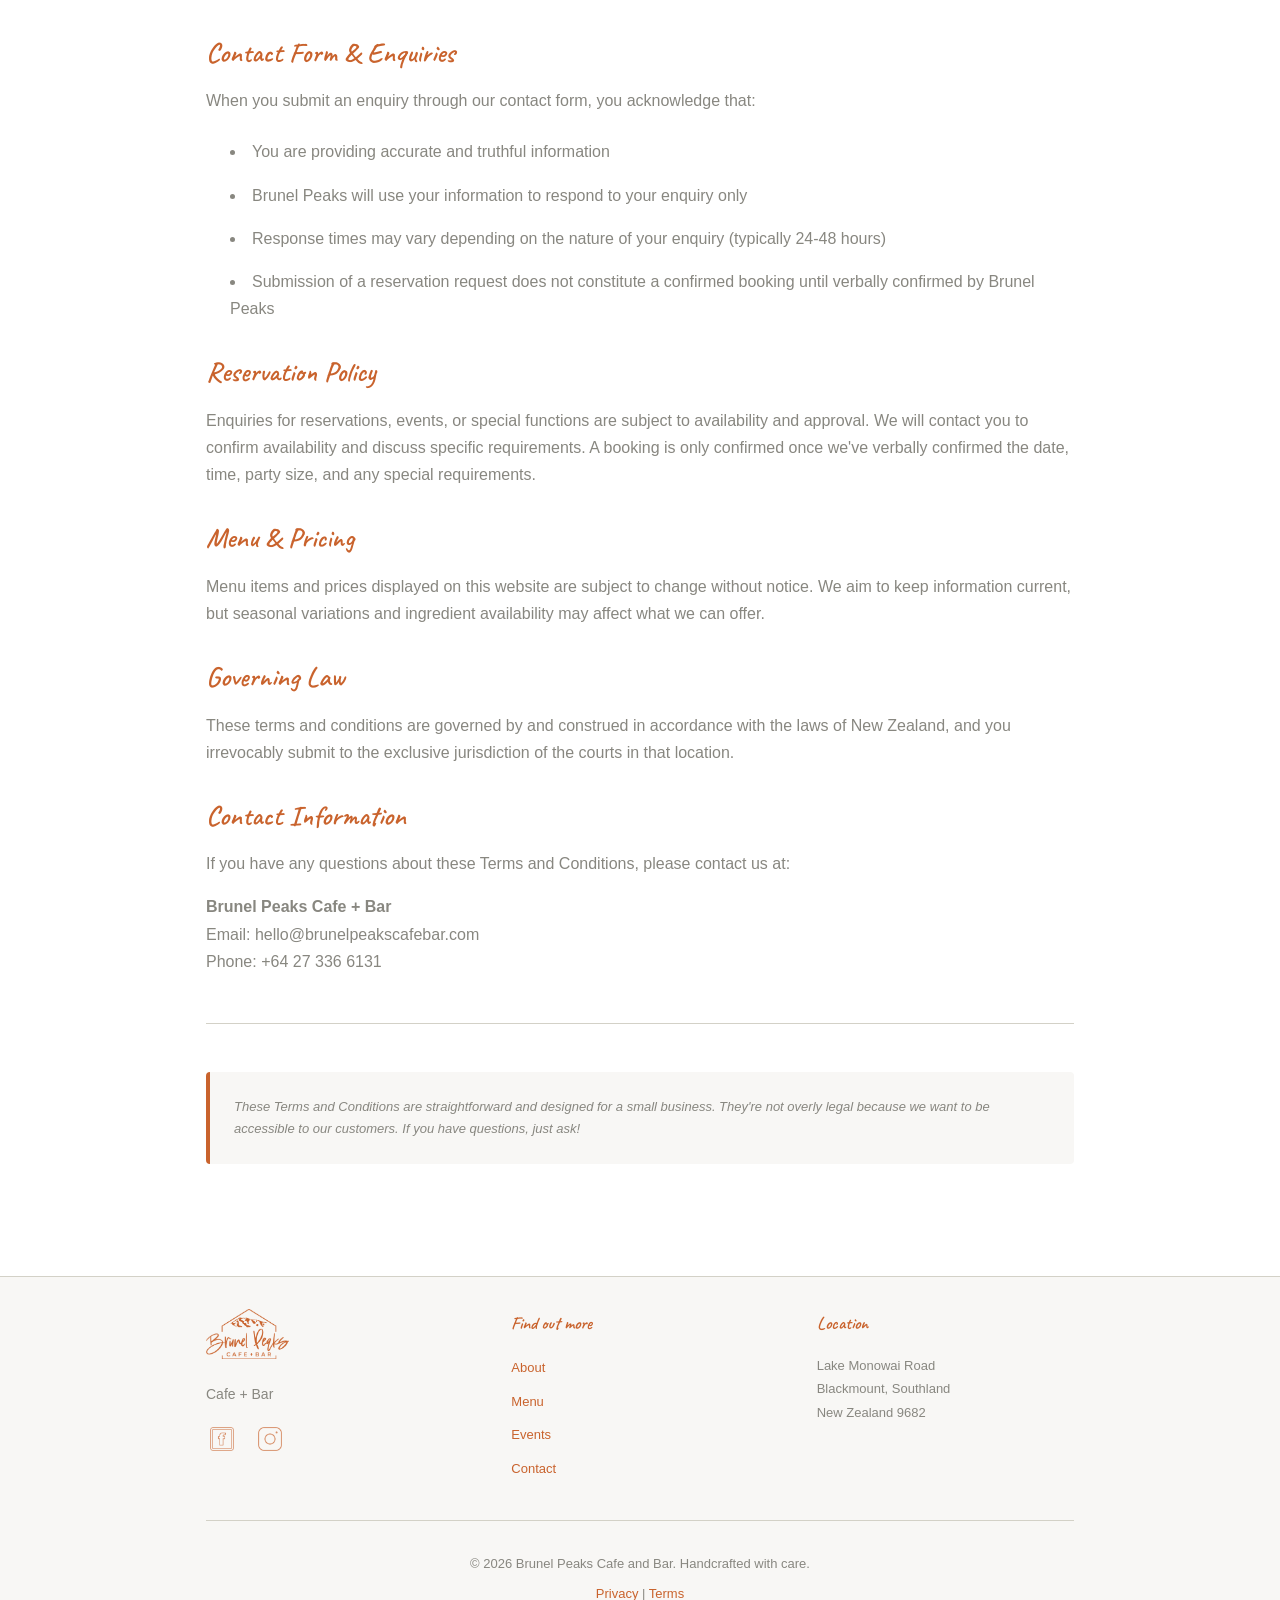
<file: terms.html>
<!DOCTYPE html>
<html lang="en">
<head>
    <meta charset="UTF-8">
    <meta name="viewport" content="width=device-width, initial-scale=1.0">
    <meta name="description" content="Terms and Conditions for Brunel Peaks Cafe + Bar">
    <title>Terms & Conditions | Brunel Peaks Cafe + Bar</title>
    <link rel="stylesheet" href="style.css">
</head>
<body>

    <!-- Navigation / Header -->
    <header class="site-header">
        <nav class="navbar">
            <a href="index.html" class="navbar-logo">
                <img src="images/BrunelPeaks_SmallWhite.png" alt="Brunel Peaks Cafe + Bar" class="logo-image">
            </a>
            <button class="menu-toggle" aria-label="Toggle navigation menu">
                <span></span>
                <span></span>
                <span></span>
            </button>
            <ul class="navbar-menu">
                <li><a href="index.html#about">About</a></li>
                <li><a href="index.html#menu">Menu</a></li>
                <li><a href="index.html#events">Events</a></li>
                <li><a href="index.html#contact">Contact</a></li>
            </ul>
        </nav>
    </header>

    <!-- Main Content -->
    <main>
        <section class="section legal-section">
            <div class="container">
                <h1>Terms & Conditions</h1>
                <p class="last-updated">Last updated: June 2026</p>

                <h2>Agreement to Terms</h2>
                <p>By accessing and using the Brunel Peaks Cafe + Bar website (brunelpeakscafebar.com), you agree to be bound by these Terms and Conditions. If you do not agree to any part of these terms, you may not use the website.</p>

                <h2>Use License</h2>
                <p>Permission is granted to temporarily download one copy of the materials (information or software) on Brunel Peaks Cafe + Bar's website for personal, non-commercial transitory viewing only. This is the grant of a license, not a transfer of title, and under this license you may not:</p>
                <ul class="legal-list">
                    <li>Modify or copy the materials</li>
                    <li>Use the materials for any commercial purpose or for any public display</li>
                    <li>Attempt to decompile or reverse engineer any software contained on the website</li>
                    <li>Remove any copyright or other proprietary notations from the materials</li>
                    <li>Transfer the materials to another person or "mirror" the materials on any other server</li>
                </ul>

                <h2>Disclaimer</h2>
                <p>The materials on Brunel Peaks Cafe + Bar's website are provided on an 'as is' basis. Brunel Peaks makes no warranties, expressed or implied, and hereby disclaims and negates all other warranties including, without limitation, implied warranties or conditions of merchantability, fitness for a particular purpose, or non-infringement of intellectual property or other violation of rights.</p>

                <h2>Limitations</h2>
                <p>In no event shall Brunel Peaks Cafe + Bar or its suppliers be liable for any damages (including, without limitation, damages for loss of data or profit, or due to business interruption) arising out of the use or inability to use the materials on Brunel Peaks's website, even if Brunel Peaks or a Brunel Peaks authorized representative has been notified orally or in writing of the possibility of such damage.</p>

                <h2>Accuracy of Materials</h2>
                <p>The materials appearing on Brunel Peaks Cafe + Bar's website could include technical, typographical, or photographic errors. Brunel Peaks does not warrant that any of the materials on the website are accurate, complete, or current. Brunel Peaks may make changes to the materials contained on its website at any time without notice.</p>

                <h2>Links</h2>
                <p>Brunel Peaks Cafe + Bar has not reviewed all of the sites linked to its website and is not responsible for the contents of any such linked site. The inclusion of any link does not imply endorsement by Brunel Peaks of the site. Use of any such linked website is at the user's own risk.</p>

                <h2>Modifications</h2>
                <p>Brunel Peaks Cafe + Bar may revise these terms of service for its website at any time without notice. By using this website, you are agreeing to be bound by the then current version of these terms of service.</p>

                <h2>Contact Form & Enquiries</h2>
                <p>When you submit an enquiry through our contact form, you acknowledge that:</p>
                <ul class="legal-list">
                    <li>You are providing accurate and truthful information</li>
                    <li>Brunel Peaks will use your information to respond to your enquiry only</li>
                    <li>Response times may vary depending on the nature of your enquiry (typically 24-48 hours)</li>
                    <li>Submission of a reservation request does not constitute a confirmed booking until verbally confirmed by Brunel Peaks</li>
                </ul>

                <h2>Reservation Policy</h2>
                <p>Enquiries for reservations, events, or special functions are subject to availability and approval. We will contact you to confirm availability and discuss specific requirements. A booking is only confirmed once we've verbally confirmed the date, time, party size, and any special requirements.</p>

                <h2>Menu & Pricing</h2>
                <p>Menu items and prices displayed on this website are subject to change without notice. We aim to keep information current, but seasonal variations and ingredient availability may affect what we can offer.</p>

                <h2>Governing Law</h2>
                <p>These terms and conditions are governed by and construed in accordance with the laws of New Zealand, and you irrevocably submit to the exclusive jurisdiction of the courts in that location.</p>

                <h2>Contact Information</h2>
                <p>If you have any questions about these Terms and Conditions, please contact us at:</p>
                <p>
                    <strong>Brunel Peaks Cafe + Bar</strong><br>
                    Email: hello@brunelpeakscafebar.com<br>
                    Phone: +64 27 336 6131
                </p>

                <hr class="legal-divider">

                <p class="legal-note"><em>These Terms and Conditions are straightforward and designed for a small business. They're not overly legal because we want to be accessible to our customers. If you have questions, just ask!</em></p>

            </div>
        </section>
    </main>

    <!-- Footer -->
    <footer class="site-footer">
        <div class="container">
            <div class="footer-content">
                <!-- Footer Logo & Brand -->
                <div class="footer-section footer-brand">
                    <img src="images/BrunelPeaks_SmallRust.png" alt="Brunel Peaks Cafe + Bar" class="footer-logo">
                    <p class="footer-tagline">Cafe + Bar</p>
                    <div class="footer-social">
                        <a href="https://www.facebook.com/brunelpeakscafebar/" target="_blank" rel="noopener noreferrer" class="footer-social-link">
                            <img src="images/facebook.png" alt="Facebook">
                        </a>
                        <a href="https://www.instagram.com/brunelpeakscafe/" target="_blank" rel="noopener noreferrer" class="footer-social-link">
                            <img src="images/instagram.png" alt="Instagram">
                        </a>
                    </div>
                </div>
 
                <!-- Footer Navigation -->
                <div class="footer-section footer-nav">
                    <h4>Find out more</h4>
                    <ul>
                        <li><a href="index.html#about">About</a></li>
                        <li><a href="index.html#menu">Menu</a></li>
                        <li><a href="index.html#events">Events</a></li>
                        <li><a href="index.html#contact">Contact</a></li>
                    </ul>
                </div>
 
                <!-- Footer Address -->
                <div class="footer-section footer-address">
                    <h4>Location</h4>
                    <p>Lake Monowai Road<br>Blackmount, Southland<br>New Zealand 9682</p>
                </div>
            </div>
 
            <!-- Footer Bottom -->
            <div class="footer-bottom">
                <p>&copy; 2026 Brunel Peaks Cafe and Bar. Handcrafted with care.</p>
                <p><a href="privacy.html">Privacy</a> | <a href="terms.html">Terms</a></p>
            </div>
        </div>
    </footer>

    <script src="main.js"></script>
</body>
</html>
</file>
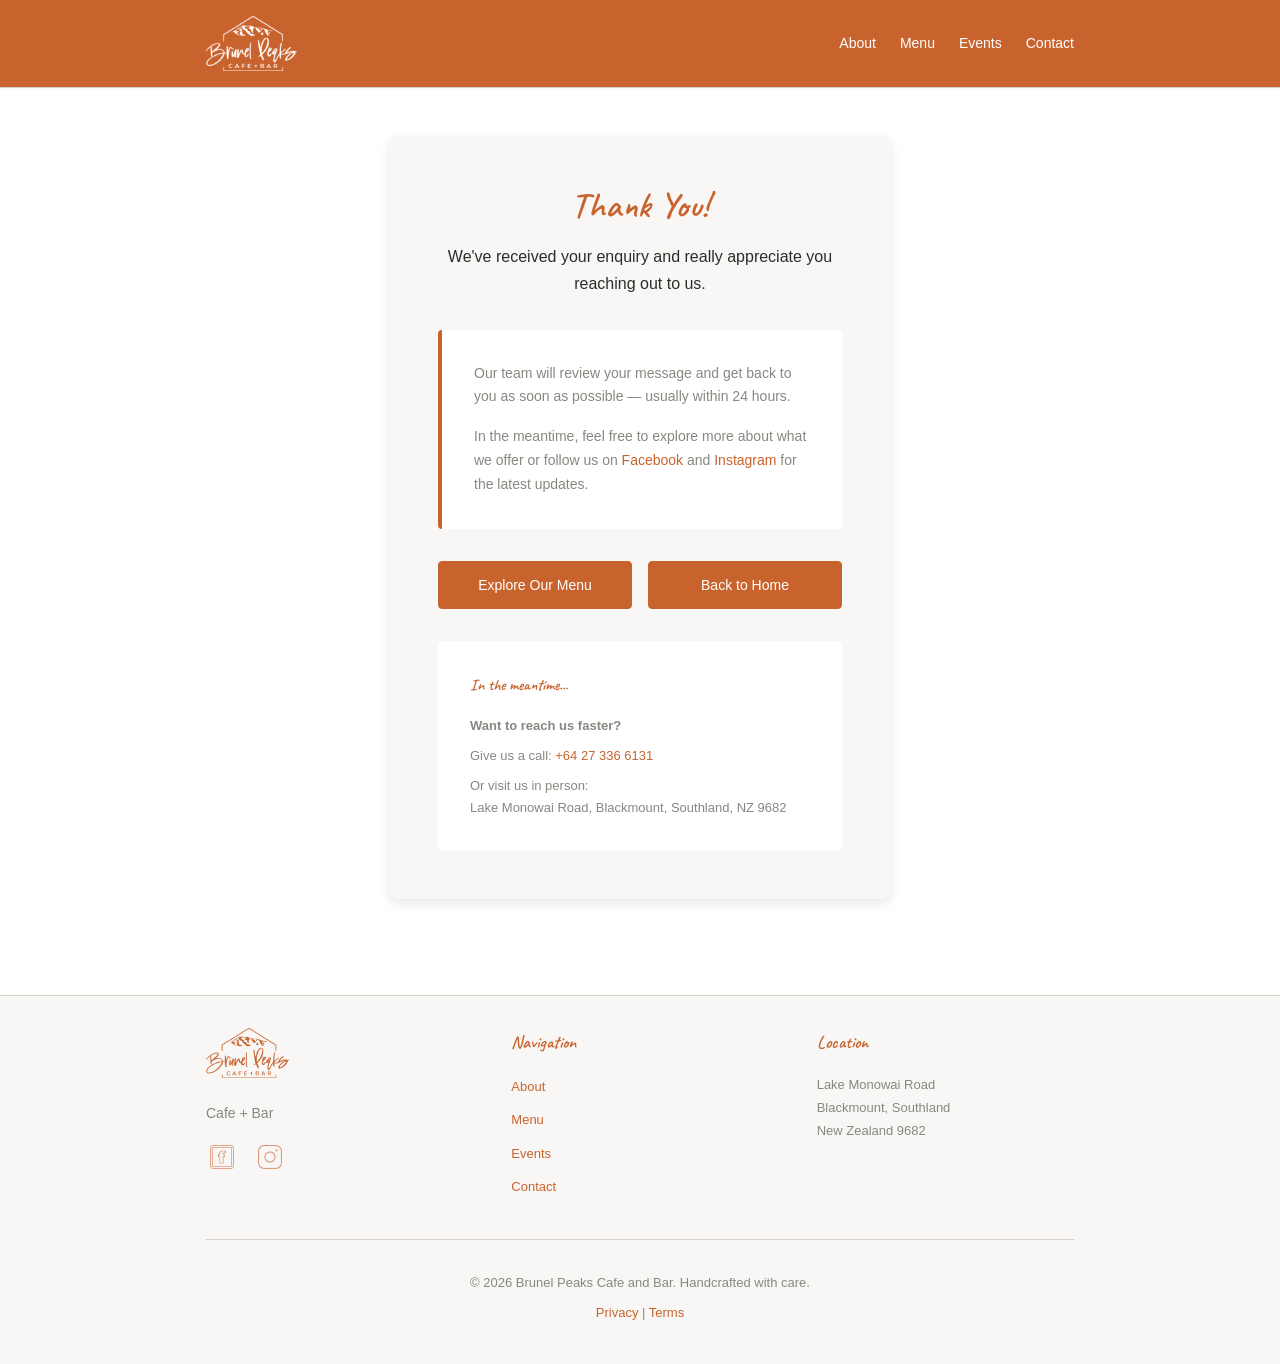
<file: thank-you.html>
<!DOCTYPE html>
<html lang="en">
<head>
    <meta charset="UTF-8">
    <meta name="viewport" content="width=device-width, initial-scale=1.0">
    <meta name="description" content="Thank you for contacting Brunel Peaks Cafe + Bar">
    <title>Thank You | Brunel Peaks Cafe + Bar</title>
    <link rel="stylesheet" href="style.css">
</head>
<body>

    <!-- Navigation / Header -->
    <header class="site-header">
        <nav class="navbar">
            <a href="index.html" class="navbar-logo">
                <img src="images/BrunelPeaks_SmallWhite.png" alt="Brunel Peaks Cafe + Bar" class="logo-image">
            </a>
            <button class="menu-toggle" aria-label="Toggle navigation menu">
                <span></span>
                <span></span>
                <span></span>
            </button>
            <ul class="navbar-menu">
                <li><a href="index.html#about">About</a></li>
                <li><a href="index.html#menu">Menu</a></li>
                <li><a href="index.html#events">Events</a></li>
                <li><a href="index.html#contact">Contact</a></li>
            </ul>
        </nav>
    </header>

    <!-- Main Content -->
    <main>
        <section class="section thank-you-section">
            <div class="container">
                <div class="thank-you-card">
                    <h1>Thank You!</h1>
                    <p>We've received your enquiry and really appreciate you reaching out to us.</p>
                    
                    <div class="thank-you-message">
                        <p>Our team will review your message and get back to you as soon as possible — usually within 24 hours.</p>
                        <p>In the meantime, feel free to explore more about what we offer or follow us on <a href="https://www.facebook.com/brunelpeakscafebar/" target="_blank" rel="noopener noreferrer">Facebook</a> and <a href="https://www.instagram.com/brunelpeakscafe/" target="_blank" rel="noopener noreferrer">Instagram</a> for the latest updates.</p>
                    </div>

                    <div class="thank-you-cta">
                        <a href="index.html#menu" class="btn btn-primary">Explore Our Menu</a>
                        <a href="index.html" class="btn btn-secondary">Back to Home</a>
                    </div>

                    <div class="thank-you-info">
                        <h3>In the meantime...</h3>
                        <p><strong>Want to reach us faster?</strong></p>
                        <p>Give us a call: <a href="tel:+64273366131">+64 27 336 6131</a></p>
                        <p>Or visit us in person:<br>Lake Monowai Road, Blackmount, Southland, NZ 9682</p>
                    </div>
                </div>
            </div>
        </section>
    </main>

    <!-- Footer -->
    <footer class="site-footer">
        <div class="container">
            <div class="footer-content">
                <!-- Footer Logo & Brand -->
                <div class="footer-section footer-brand">
                    <img src="images/BrunelPeaks_SmallRust.png" alt="Brunel Peaks Cafe + Bar" class="footer-logo">
                    <p class="footer-tagline">Cafe + Bar</p>
                    <div class="footer-social">
                        <a href="https://www.facebook.com/brunelpeakscafebar/" target="_blank" rel="noopener noreferrer" class="footer-social-link">
                            <img src="images/facebook.png" alt="Facebook">
                        </a>
                        <a href="https://www.instagram.com/brunelpeakscafe/" target="_blank" rel="noopener noreferrer" class="footer-social-link">
                            <img src="images/instagram.png" alt="Instagram">
                        </a>
                    </div>
                </div>
 
                <!-- Footer Navigation -->
                <div class="footer-section footer-nav">
                    <h4>Navigation</h4>
                    <ul>
                        <li><a href="index.html#about">About</a></li>
                        <li><a href="index.html#menu">Menu</a></li>
                        <li><a href="index.html#events">Events</a></li>
                        <li><a href="index.html#contact">Contact</a></li>
                    </ul>
                </div>
 
                <!-- Footer Address -->
                <div class="footer-section footer-address">
                    <h4>Location</h4>
                    <p>Lake Monowai Road<br>Blackmount, Southland<br>New Zealand 9682</p>
                </div>
            </div>
 
            <!-- Footer Bottom -->
            <div class="footer-bottom">
                <p>&copy; 2026 Brunel Peaks Cafe and Bar. Handcrafted with care.</p>
                <p><a href="privacy.html">Privacy</a> | <a href="terms.html">Terms</a></p>
            </div>
        </div>
    </footer>

    <script src="main.js"></script>
</body>
</html>
</file>
<file: style.css>
/* ====================================
   Brunel Peaks Cafe + Bar
   Mobile-first responsive stylesheet
   ==================================== */
 
@import url('https://fonts.googleapis.com/css2?family=Caveat:wght@400;500;600;700&display=swap');
 
:root {
    /* Brand colors */
    --color-burnt-orange: #C9632D;
    --color-burnt-orange-dark: #A85424;
    --color-white: #FFFFFF;
    --color-off-white: #F8F7F5;
    --color-dark-gray: #2C2C2A;
    --color-medium-gray: #888780;
    --color-light-gray: #D3D1C7;
 
    /* Semantic colors */
    --color-text-primary: #2C2C2A;
    --color-text-secondary: #888780;
    --color-text-tertiary: #B4B2A9;
    --color-text-light: #FFFFFF;
    
    --color-bg-primary: #FFFFFF;
    --color-bg-secondary: #F8F7F5;
    --color-bg-accent: #C9632D;
 
    --color-border: #D3D1C7;
 
    /* Typography */
    --font-sans: -apple-system, BlinkMacSystemFont, "Segoe UI", Roboto, sans-serif;
    --font-serif: Georgia, "Times New Roman", serif;
    --font-heading: "Caveat", cursive;
 
    /* Spacing */
    --spacing-xs: 0.5rem;
    --spacing-sm: 1rem;
    --spacing-md: 1.5rem;
    --spacing-lg: 2rem;
    --spacing-xl: 3rem;
 
    /* Border radius */
    --radius-sm: 4px;
    --radius-md: 8px;
    --radius-lg: 12px;
 
    /* Transitions */
    --transition: all 0.2s ease;
}
 
/* ====================================
   Reset & Base Styles
   ==================================== */
 
* {
    margin: 0;
    padding: 0;
    box-sizing: border-box;
}
 
html {
    scroll-behavior: smooth;
}
 
body {
    font-family: var(--font-sans);
    font-size: 16px;
    line-height: 1.6;
    color: var(--color-text-primary);
    background-color: var(--color-bg-primary);
    -webkit-font-smoothing: antialiased;
}
 
/* Typography */
h1 {
    font-family: var(--font-heading);
    font-size: 36px;
    font-weight: 600;
    line-height: 1.2;
    margin-bottom: var(--spacing-sm);
}
 
h2 {
    font-family: var(--font-heading);
    font-size: 32px;
    font-weight: 600;
    line-height: 1.3;
    margin-bottom: var(--spacing-md);
    color: var(--color-text-primary);
}
 
h3 {
    font-family: var(--font-heading);
    font-size: 24px;
    font-weight: 600;
    margin-bottom: var(--spacing-xs);
    color: var(--color-text-primary);
}
 
p {
    margin-bottom: var(--spacing-sm);
    color: var(--color-text-secondary);
    line-height: 1.7;
}
 
a {
    color: var(--color-burnt-orange);
    text-decoration: none;
    transition: var(--transition);
}
 
a:hover {
    color: var(--color-burnt-orange-dark);
    text-decoration: underline;
}
 
/* ====================================
   Layout & Container
   ==================================== */
 
.container {
    max-width: 900px;
    margin: 0 auto;
    padding: 0 var(--spacing-sm);
}
 
.section {
    padding: var(--spacing-lg) 0;
}
 
@media (min-width: 768px) {
    .section {
        padding: var(--spacing-xl) 0;
    }
    
    h1 {
        font-size: 36px;
    }
    
    h2 {
        font-size: 28px;
    }
}
 
/* ====================================
   Header & Navigation
   ==================================== */
 
.site-header {
    background-color: var(--color-burnt-orange);
    border-bottom: 1px solid var(--color-border);
    position: sticky;
    top: 0;
    z-index: 1000;
    box-shadow: 0 1px 3px rgba(0, 0, 0, 0.05);
}
 
.navbar {
    max-width: 900px;
    margin: 0 auto;
    padding: var(--spacing-sm);
    display: flex;
    justify-content: space-between;
    align-items: center;
}
 
.navbar-logo {
    font-size: 18px;
    font-weight: 500;
    color: var(--color-white);
    text-decoration: none;
}
 
.navbar-logo:hover {
    color: var(--color-white);
    text-decoration: none;
    opacity: 0.9;
}

.logo-image {
    height: 55px;
    width: auto;
    display: block;
}
 
.navbar-menu {
    display: none;
    list-style: none;
    gap: var(--spacing-md);
    flex-direction: column;
    position: absolute;
    top: 60px;
    left: 0;
    right: 0;
    background: var(--color-burnt-orange);
    padding: var(--spacing-sm);
    border-bottom: 1px solid rgba(255, 255, 255, 0.2);
}
 
.navbar-menu.active {
    display: flex;
}
 
.navbar-menu a {
    display: block;
    padding: var(--spacing-xs);
    font-size: 14px;
    color: var(--color-white);
}
 
.navbar-menu a:hover {
    color: rgba(255, 255, 255, 0.8);
    text-decoration: none;
}
 
.menu-toggle {
    display: flex;
    flex-direction: column;
    gap: 5px;
    background: none;
    border: none;
    cursor: pointer;
    padding: var(--spacing-xs);
}
 
.menu-toggle span {
    width: 24px;
    height: 2px;
    background: var(--color-white);
    transition: var(--transition);
    transform-origin: center;
}
 
.menu-toggle.active span:nth-child(1) {
    transform: rotate(45deg) translateY(11px);
}
 
.menu-toggle.active span:nth-child(2) {
    opacity: 0;
}
 
.menu-toggle.active span:nth-child(3) {
    transform: rotate(-45deg) translateY(-11px);
}
 
/* Desktop nav */
@media (min-width: 768px) {
    .navbar {
        padding: var(--spacing-sm) var(--spacing-sm);
    }
 
    .menu-toggle {
        display: none;
    }
 
    .navbar-menu {
        display: flex !important;
        position: static;
        flex-direction: row;
        background: transparent;
        padding: 0;
        border: none;
    }
 
    .navbar-menu a {
        padding: var(--spacing-xs) 0;
        font-size: 14px;
    }
}
 
/* ====================================
   Hero Section
   ==================================== */
 
.hero {
    background: var(--color-white);
    background-image: url('images/hero_BP2.jpg');
    background-size: cover;
    background-position: center 35%;
    background-attachment: fixed;
    color: var(--color-text-primary);
    padding: 4rem var(--spacing-sm);
    text-align: center;
    position: relative;
    overflow: hidden;
    min-height: 400px;
    display: flex;
    align-items: center;
    justify-content: center;
}
 
.hero-image-overlay {
    position: absolute;
    top: 0;
    left: 0;
    right: 0;
    bottom: 0;
    background-image: 
        linear-gradient(135deg, rgba(0, 0, 0, 0.3) 0%, rgba(0, 0, 0, 0.2) 100%);
    pointer-events: none;
}
 
.hero-content {
    position: relative;
    z-index: 1;
    max-width: 500px;
}
 
.hero h1 {
    color: var(--color-white);
    margin-bottom: var(--spacing-xs);
}
 
.hero-tagline {
    font-size: 20px;
    margin-bottom: var(--spacing-md);
    opacity: 0.95;
    color: var(--color-white);
}
 
.hero-subtext {
    font-size: 14px;
    font-weight: bold;
    margin-bottom: var(--spacing-lg);
    opacity: 0.9;
    color: var(--color-white);
}
 
@media (min-width: 768px) {
    .hero {
        min-height: 500px;
        padding: var(--spacing-xl) var(--spacing-sm);
    }
 
    .hero h1 {
        font-size: 42px;
    }
 
    .hero-tagline {
        font-size: 24px;
    }
}
 
/* ====================================
   Buttons
   ==================================== */
 
.btn {
    display: inline-block;
    padding: 0.75rem 1.5rem;
    font-size: 14px;
    font-weight: 500;
    text-decoration: none;
    border-radius: var(--radius-sm);
    border: 1px solid transparent;
    cursor: pointer;
    transition: var(--transition);
    text-align: center;
}
 
.btn-primary {
    background-color: var(--color-burnt-orange);
    color: var(--color-white);
    border-color: var(--color-burnt-orange);
}
 
.btn-primary:hover {
    background-color: var(--color-burnt-orange-dark);
    text-decoration: none;
    border-color: var(--color-burnt-orange-dark);
}
 
.btn-secondary {
    background-color: var(--color-burnt-orange);
    color: var(--color-white);
    border-color: var(--color-burnt-orange);
}
 
.btn-secondary:hover {
    background-color: var(--color-burnt-orange-dark);
    text-decoration: none;
    border-color: var(--color-burnt-orange-dark);
}
 
/* ====================================
   About Section
   ==================================== */
 
.about-section {
    background-color: var(--color-bg-primary);
}
 
.about-section h2 {
    text-align: center;
}
 
.about-section > .container > p {
    text-align: center;
    max-width: 600px;
    margin-left: auto;
    margin-right: auto;
    margin-bottom: var(--spacing-lg);
}
 
.highlights {
    display: grid;
    grid-template-columns: 1fr;
    gap: var(--spacing-md);
    margin-top: var(--spacing-lg);
}
 
@media (min-width: 768px) {
    .highlights {
        grid-template-columns: 1fr 1fr;
    }
}
 
.highlight-card {
    background-color: var(--color-bg-secondary);
    padding: var(--spacing-md);
    border-radius: var(--radius-md);
    border: 1px solid var(--color-border);
}
 
.highlight-card h3 {
    color: var(--color-burnt-orange);
    margin-bottom: var(--spacing-xs);
}
 
.highlight-card p {
    font-size: 14px;
    margin-bottom: 0;
}
 
/* ====================================
   Menu Section
   ==================================== */
 
.menu-preview-section {
    background-color: var(--color-bg-secondary);
}
 
.menu-preview-section > .container > p {
    color: var(--color-text-secondary);
    margin-bottom: var(--spacing-lg);
}
 
.menu-grid {
    display: grid;
    grid-template-columns: 1fr;
    gap: var(--spacing-lg);
    margin: var(--spacing-lg) 0;
}
 
@media (min-width: 768px) {
    .menu-grid {
        grid-template-columns: 1fr 1fr;
    }
}
 
@media (min-width: 1024px) {
    .menu-grid {
        grid-template-columns: repeat(3, 1fr);
    }
}
 
.menu-category {
    background-color: var(--color-bg-primary);
    padding: var(--spacing-md);
    border-radius: var(--radius-md);
    border: 1px solid var(--color-border);
}
 
.menu-category h3 {
    color: var(--color-burnt-orange);
    margin-bottom: var(--spacing-md);
}
 
.menu-items {
    list-style: none;
}
 
.menu-item {
    padding: var(--spacing-sm) 0;
    border-bottom: 1px solid var(--color-border);
    display: flex;
    flex-direction: column;
    gap: var(--spacing-xs);
}
 
.menu-item:last-child {
    border-bottom: none;
}
 
.item-name {
    font-weight: 500;
    font-size: 14px;
    color: var(--color-text-primary);
}
 
.item-desc {
    font-size: 12px;
    color: var(--color-text-tertiary);
}
 
.item-price {
    font-weight: 500;
    font-size: 14px;
    color: var(--color-burnt-orange);
    margin-top: var(--spacing-xs);
}
 
.menu-cta {
    text-align: center;
    margin: var(--spacing-xl) 0;
    padding: var(--spacing-lg);
    background-color: var(--color-bg-secondary);
    border-left: 4px solid var(--color-burnt-orange);
    border-radius: var(--radius-sm);
}

.menu-cta h3 {
    margin-bottom: var(--spacing-sm);
}

.menu-cta p {
    margin-bottom: 0;
    font-size: 14px;
}

.menu-cta a {
    color: var(--color-burnt-orange);
    font-weight: 500;
    text-decoration: none;
    transition: var(--transition);
}

.menu-cta a:hover {
    text-decoration: underline;
}

.menu-note {
    background-color: var(--color-bg-secondary);
    padding: var(--spacing-md);
    border-radius: var(--radius-sm);
    text-align: center;
    margin-top: var(--spacing-lg);
}

.menu-note p {
    font-size: 13px;
    color: var(--color-text-secondary);
    margin-bottom: 0;
}
 
/* ====================================
   Events Section
   ==================================== */
 
.events-section {
    background-color: var(--color-bg-secondary);
}

.events-image-card {
    margin: var(--spacing-lg) 0;
    border-radius: var(--radius-md);
    overflow: hidden;
    box-shadow: 0 4px 12px rgba(0, 0, 0, 0.1);
    max-width: 400px;
    margin-left: auto;
    margin-right: auto;
}

.events-image-card img {
    width: 100%;
    height: auto;
    display: block;
}
 
.events-grid {
    display: grid;
    grid-template-columns: 1fr;
    gap: var(--spacing-md);
    margin: var(--spacing-lg) 0;
}
 
@media (min-width: 768px) {
    .events-grid {
        grid-template-columns: 1fr 1fr;
    }
}
 
@media (min-width: 1024px) {
    .events-grid {
        grid-template-columns: repeat(3, 1fr);
    }
}
 
.event-card {
    background-color: var(--color-bg-primary);
    padding: var(--spacing-md);
    border-radius: var(--radius-md);
    border: 1px solid var(--color-border);
}
 
.event-card h3 {
    color: var(--color-burnt-orange);
    margin-bottom: var(--spacing-sm);
}
 
.event-card p {
    font-size: 14px;
    margin-bottom: 0;
}
 
.event-cta {
    margin-top: var(--spacing-md);
    padding-top: var(--spacing-md);
    border-top: 1px solid var(--color-border);
}
 
.event-cta a {
    color: var(--color-burnt-orange);
    font-weight: 500;
    font-size: 13px;
    text-decoration: none;
}
 
.event-cta a:hover {
    text-decoration: underline;
}
 
/* ====================================
   Contact Form Section
   ==================================== */
 
.contact-form-section {
    background-color: var(--color-bg-primary);
}
 
.form-grid {
    display: grid;
    grid-template-columns: 1fr;
    gap: var(--spacing-md);
    margin: var(--spacing-lg) 0;
}
 
.form-grid.form-grid-two {
    grid-template-columns: 1fr;
}
 
@media (min-width: 768px) {
    .form-grid.form-grid-two {
        grid-template-columns: 1fr 1fr;
    }
}
 
.form-group {
    display: flex;
    flex-direction: column;
}
 
.form-label {
    font-size: 13px;
    font-weight: 500;
    color: var(--color-text-primary);
    margin-bottom: var(--spacing-xs);
}
 
.form-input,
.form-select,
.form-textarea {
    padding: 0.75rem;
    font-size: 14px;
    border: 1px solid var(--color-border);
    border-radius: var(--radius-sm);
    font-family: inherit;
    color: var(--color-text-primary);
    background-color: var(--color-bg-primary);
    transition: var(--transition);
}
 
.form-input:hover,
.form-select:hover,
.form-textarea:hover {
    border-color: var(--color-light-gray);
}
 
.form-input:focus,
.form-select:focus,
.form-textarea:focus {
    outline: none;
    border-color: var(--color-burnt-orange);
    box-shadow: 0 0 0 3px rgba(201, 99, 45, 0.1);
}
 
.form-textarea {
    resize: vertical;
    min-height: 120px;
}
 
.form-submit {
    background-color: var(--color-burnt-orange);
    color: white;
    padding: 0.75rem 1.5rem;
    border: none;
    border-radius: var(--radius-sm);
    font-weight: 500;
    font-size: 14px;
    cursor: pointer;
    transition: var(--transition);
}
 
.form-submit:hover {
    background-color: var(--color-burnt-orange-dark);
}
 
.form-submit:active {
    transform: scale(0.98);
}
 
.form-notice {
    font-size: 12px;
    color: var(--color-text-secondary);
    margin-top: var(--spacing-sm);
    margin-bottom: 0;
}

.form-thank-you {
    text-align: center;
    padding: var(--spacing-md);
    background-color: #f0f8f5;
    border-left: 4px solid var(--color-burnt-orange);
    border-radius: 4px;
}

.form-thank-you h2 {
    color: var(--color-burnt-orange);
    margin-bottom: var(--spacing-xs);
    font-size: 1.8rem;
}

.form-thank-you p {
    margin-bottom: var(--spacing-sm);
    line-height: 1.6;
}

.form-thank-you .btn {
    margin-top: var(--spacing-sm);
}
 
.contact-grid {
    display: grid;
    grid-template-columns: 1fr;
    gap: var(--spacing-md);
    margin: var(--spacing-lg) 0;
}
 
@media (min-width: 768px) {
    .contact-grid {
        grid-template-columns: 1fr 1fr;
    }
}
 
.contact-card {
    background-color: var(--color-bg-secondary);
    padding: var(--spacing-md);
    border-radius: var(--radius-md);
    border: 1px solid var(--color-border);
}
 
.contact-card h3 {
    color: var(--color-burnt-orange);
    margin-bottom: var(--spacing-xs);
    font-size: 14px;
}
 
.contact-card p {
    font-size: 14px;
    margin-bottom: 0;
}
 
.contact-card a {
    color: var(--color-burnt-orange);
    font-weight: 500;
}
 
.contact-card a:hover {
    color: var(--color-burnt-orange-dark);
}
 
.map-placeholder {
    background-color: var(--color-bg-secondary);
    border: 1px solid var(--color-border);
    border-radius: var(--radius-md);
    padding: var(--spacing-xl);
    text-align: center;
    color: var(--color-text-tertiary);
    margin-top: var(--spacing-lg);
    min-height: 300px;
    display: flex;
    align-items: center;
    justify-content: center;
}
 
/* ====================================
   Awards Section (About)
   ==================================== */

.awards-section {
    margin-bottom: var(--spacing-xl);
    padding-bottom: var(--spacing-lg);
    border-bottom: 1px solid var(--color-border);
}

.awards-section h3 {
    text-align: center;
    margin-bottom: var(--spacing-lg);
    color: var(--color-burnt-orange);
}

.awards-grid {
    display: grid;
    grid-template-columns: 1fr;
    gap: var(--spacing-md);
    align-items: center;
    justify-items: center;
}

@media (min-width: 576px) {
    .awards-grid {
        grid-template-columns: repeat(2, 1fr);
        gap: var(--spacing-lg);
    }
}

@media (min-width: 768px) {
    .awards-grid {
        grid-template-columns: repeat(4, 1fr);
        gap: var(--spacing-xl);
    }
}

.award-badge {
    display: flex;
    align-items: center;
    justify-content: center;
    height: 120px;
    background-color: var(--color-bg-secondary);
    border-radius: var(--radius-md);
    padding: var(--spacing-sm);
    transition: var(--transition);
}

@media (min-width: 576px) {
    .award-badge {
        height: 150px;
        padding: var(--spacing-md);
    }
}

@media (min-width: 768px) {
    .award-badge {
        height: 180px;
    }
}

.award-badge:hover {
    transform: translateY(-4px);
    box-shadow: 0 8px 16px rgba(0, 0, 0, 0.1);
}

.award-badge img {
    max-width: 100%;
    max-height: 100%;
    object-fit: contain;
}

/* ====================================
   Thank You Page
   ==================================== */

.thank-you-section {
    background-color: var(--color-bg-primary);
    min-height: 60vh;
    display: flex;
    align-items: center;
    justify-content: center;
}

.thank-you-card {
    text-align: center;
    max-width: 500px;
    padding: var(--spacing-xl);
    background-color: var(--color-bg-secondary);
    border-radius: var(--radius-md);
    box-shadow: 0 4px 12px rgba(0, 0, 0, 0.1);
}

.thank-you-card h1 {
    color: var(--color-burnt-orange);
    margin-bottom: var(--spacing-sm);
}

.thank-you-card > p {
    font-size: 16px;
    color: var(--color-text-primary);
    margin-bottom: var(--spacing-lg);
}

.thank-you-message {
    background-color: var(--color-bg-primary);
    padding: var(--spacing-lg);
    border-radius: var(--radius-sm);
    border-left: 4px solid var(--color-burnt-orange);
    margin-bottom: var(--spacing-lg);
    text-align: left;
}

.thank-you-message p {
    font-size: 14px;
    color: var(--color-text-secondary);
    margin-bottom: var(--spacing-sm);
}

.thank-you-message p:last-child {
    margin-bottom: 0;
}

.thank-you-message a {
    color: var(--color-burnt-orange);
    text-decoration: none;
    font-weight: 500;
}

.thank-you-message a:hover {
    text-decoration: underline;
}

.thank-you-cta {
    display: flex;
    flex-direction: column;
    gap: var(--spacing-sm);
    margin-bottom: var(--spacing-lg);
}

@media (min-width: 576px) {
    .thank-you-cta {
        flex-direction: row;
        justify-content: center;
    }
}

.thank-you-cta .btn {
    flex: 1;
    max-width: 200px;
}

.thank-you-info {
    background-color: var(--color-bg-primary);
    padding: var(--spacing-lg);
    border-radius: var(--radius-sm);
    text-align: left;
}

.thank-you-info h3 {
    color: var(--color-burnt-orange);
    font-size: 16px;
    margin-bottom: var(--spacing-sm);
}

.thank-you-info p {
    font-size: 13px;
    color: var(--color-text-secondary);
    margin-bottom: var(--spacing-xs);
}

.thank-you-info p:last-child {
    margin-bottom: 0;
}

.thank-you-info a {
    color: var(--color-burnt-orange);
    text-decoration: none;
    font-weight: 500;
}

.thank-you-info a:hover {
    text-decoration: underline;
}
 
.site-footer {
    background-color: var(--color-bg-secondary);
    border-top: 1px solid var(--color-border);
    padding: var(--spacing-lg) 0;
    margin-top: var(--spacing-xl);
}
 
.footer-content {
    display: grid;
    grid-template-columns: 1fr;
    gap: var(--spacing-lg);
    margin-bottom: var(--spacing-lg);
}
 
@media (min-width: 768px) {
    .footer-content {
        grid-template-columns: 1fr 1fr 1fr;
        gap: var(--spacing-xl);
    }
}
 
.footer-section h4 {
    font-family: var(--font-heading);
    font-size: 18px;
    font-weight: 600;
    color: var(--color-burnt-orange);
    margin-bottom: var(--spacing-sm);
}
 
.footer-brand {
    text-align: center;
}
 
@media (min-width: 768px) {
    .footer-brand {
        text-align: left;
    }
}
 
.footer-logo {
    height: 50px;
    width: auto;
    margin-bottom: var(--spacing-sm);
}
 
.footer-tagline {
    font-size: 14px;
    color: var(--color-text-secondary);
    margin-bottom: 0;
}
 
.footer-social {
    display: flex;
    justify-content: center;
    gap: var(--spacing-sm);
    margin-top: var(--spacing-sm);
}
 
@media (min-width: 768px) {
    .footer-social {
        justify-content: flex-start;
    }
}
 
.footer-social-link {
    display: inline-flex;
    align-items: center;
    justify-content: center;
    width: 32px;
    height: 32px;
    transition: var(--transition);
    opacity: 0.7;
}
 
.footer-social-link:hover {
    opacity: 1;
}
 
.footer-social-link img {
    width: 24px;
    height: 24px;
    object-fit: contain;
}
 
.footer-nav ul {
    list-style: none;
    padding: 0;
}
 
.footer-nav li {
    margin-bottom: var(--spacing-xs);
}
 
.footer-nav a {
    font-size: 14px;
    color: var(--color-text-secondary);
    text-decoration: none;
    transition: var(--transition);
}
 
.footer-nav a:hover {
    color: var(--color-burnt-orange);
}
 
.footer-address {
    text-align: center;
}
 
@media (min-width: 768px) {
    .footer-address {
        text-align: left;
    }
}
 
.footer-address p {
    font-size: 13px;
    color: var(--color-text-secondary);
    line-height: 1.8;
    margin-bottom: 0;
}
 
.footer-bottom {
    border-top: 1px solid var(--color-border);
    padding-top: var(--spacing-lg);
    text-align: center;
}
 
.footer-bottom p {
    font-size: 13px;
    color: var(--color-text-secondary);
    margin-bottom: var(--spacing-xs);
}
 
.footer-bottom a {
    color: var(--color-burnt-orange);
    text-decoration: none;
    transition: var(--transition);
}
 
.footer-bottom a:hover {
    color: var(--color-burnt-orange-dark);
    text-decoration: underline;
}
 
.site-footer a {
    font-size: 13px;
    color: var(--color-burnt-orange);
}
 
.site-footer a:hover {
    color: var(--color-burnt-orange-dark);
    text-decoration: none;
}
 
/* ====================================
   Utility Classes
   ==================================== */
 
.text-center {
    text-align: center;
}
 
.mt-lg {
    margin-top: var(--spacing-lg);
}
 
.mb-lg {
    margin-bottom: var(--spacing-lg);
}
 
/* ====================================
   Legal Pages (Privacy & Terms)
   ==================================== */
 
.legal-section {
    background-color: var(--color-bg-primary);
}
 
.legal-section h1 {
    color: var(--color-burnt-orange);
    margin-bottom: var(--spacing-sm);
}
 
.legal-section h2 {
    color: var(--color-burnt-orange);
    margin-top: var(--spacing-lg);
    margin-bottom: var(--spacing-sm);
}
 
.last-updated {
    font-size: 13px;
    color: var(--color-text-tertiary);
    font-style: italic;
    margin-bottom: var(--spacing-lg);
}
 
.legal-list {
    list-style-position: inside;
    margin: var(--spacing-md) 0;
    padding-left: var(--spacing-md);
}
 
.legal-list li {
    margin-bottom: var(--spacing-sm);
    line-height: 1.7;
    color: var(--color-text-secondary);
}
 
.legal-divider {
    border: none;
    border-top: 1px solid var(--color-border);
    margin: var(--spacing-xl) 0;
}
 
.legal-note {
    background-color: var(--color-bg-secondary);
    padding: var(--spacing-md);
    border-left: 4px solid var(--color-burnt-orange);
    border-radius: var(--radius-sm);
    font-size: 13px;
    color: var(--color-text-secondary);
}
 

/* ====================================
   Social Media Section
   ==================================== */
 
.social-section {
    background-color: var(--color-bg-secondary);
}
 
.social-section h2 {
    text-align: center;
}
 
.social-section > .container > p {
    text-align: center;
    max-width: 600px;
    margin-left: auto;
    margin-right: auto;
    margin-bottom: var(--spacing-lg);
}
 
.social-links {
    display: flex;
    justify-content: center;
    gap: var(--spacing-lg);
    margin-top: var(--spacing-lg);
    flex-wrap: wrap;
}
 
.social-link {
    display: flex;
    flex-direction: column;
    align-items: center;
    justify-content: center;
    padding: var(--spacing-md);
    border-radius: var(--radius-md);
    text-decoration: none;
    transition: var(--transition);
    border: 2px solid transparent;
    min-width: 140px;
    gap: var(--spacing-sm);
}
 
.social-link:hover {
    transform: translateY(-2px);
    box-shadow: 0 4px 12px rgba(0, 0, 0, 0.1);
}
 
.social-link.facebook {
    background-color: var(--color-bg-primary);
    border-color: #E4405F;
    color: #E4405F;
}
 
.social-link.facebook:hover {
    background-color: #fff0f5;
}
 
.social-link.instagram {
    background-color: var(--color-bg-primary);
    border-color: #E4405F;
    color: #E4405F;
}
 
.social-link.instagram:hover {
    background-color: #fff0f5;
}
 
.social-icon {
    font-size: 28px;
    font-weight: 600;
    display: block;
}
 
.social-icon-img {
    width: 48px;
    height: 48px;
    object-fit: contain;
}
 
.social-label {
    font-size: 13px;
    font-weight: 500;
}


/* ====================================
   Event Planner Page: Hero override
   ==================================== */
 
.hero-events {
    background-image: url('images/Slide_02.jpeg');
}
 
/* ====================================
   Event Planner Page: Downloads Section
   ==================================== */
 
.downloads-section {
    background-color: var(--color-bg-secondary);
}
 
.downloads-grid {
    display: grid;
    grid-template-columns: 1fr;
    gap: var(--spacing-md);
    margin: var(--spacing-lg) 0;
}
 
@media (min-width: 768px) {
    .downloads-grid {
        grid-template-columns: 1fr 1fr;
    }
}
 
.download-card {
    background-color: var(--color-bg-primary);
    padding: var(--spacing-lg);
    border-radius: var(--radius-md);
    border: 1px solid var(--color-border);
    text-align: left;
}
 
.download-badge {
    display: inline-block;
    background-color: var(--color-burnt-orange);
    color: var(--color-white);
    font-size: 11px;
    font-weight: 600;
    letter-spacing: 0.04em;
    text-transform: uppercase;
    padding: 0.25rem 0.65rem;
    border-radius: var(--radius-sm);
    margin-bottom: var(--spacing-sm);
}
 
.download-card h3 {
    color: var(--color-burnt-orange);
    margin-bottom: var(--spacing-sm);
}
 
.download-card p {
    font-size: 14px;
    margin-bottom: var(--spacing-md);
}
 
/* ====================================
   Event Planner Page: Packages Section
   ==================================== */
 
.packages-section {
    background-color: var(--color-bg-primary);
}
 
.packages-grid {
    display: grid;
    grid-template-columns: 1fr;
    gap: var(--spacing-md);
    margin: var(--spacing-lg) 0;
}
 
@media (min-width: 768px) {
    .packages-grid {
        grid-template-columns: 1fr 1fr;
    }
}
 
.package-card {
    background-color: var(--color-bg-secondary);
    padding: var(--spacing-lg);
    border-radius: var(--radius-md);
    border: 1px solid var(--color-border);
}
 
.package-card h3 {
    color: var(--color-text-primary);
    margin: var(--spacing-sm) 0;
}
 
.package-card p {
    font-size: 14px;
}
 
.package-tag {
    display: inline-block;
    font-size: 11px;
    font-weight: 600;
    letter-spacing: 0.04em;
    text-transform: uppercase;
    padding: 0.25rem 0.65rem;
    border-radius: var(--radius-sm);
    color: var(--color-white);
}
 
.package-tag-amber {
    background-color: var(--color-burnt-orange);
}
 
.package-tag-charcoal {
    background-color: var(--color-dark-gray);
}
 
.package-price {
    font-weight: 600;
    color: var(--color-burnt-orange-dark);
    margin-top: var(--spacing-sm);
}

/* ====================================
   Event Planner Page: Hero CTA row
   ==================================== */

.hero-cta-row {
    display: flex;
    flex-wrap: wrap;
    gap: var(--spacing-sm);
    justify-content: center;
}

.btn-outline {
    background-color: transparent;
    color: var(--color-white);
    border-color: var(--color-white);
}

.btn-outline:hover {
    background-color: rgba(255, 255, 255, 0.15);
    text-decoration: none;
    border-color: var(--color-white);
}

/* ====================================
   Event Planner Page: Stand Draw Section
   ==================================== */

.stand-draw-section {
    background-color: var(--color-bg-secondary);
    border-bottom: 1px solid var(--color-border);
    text-align: center;
}

.stand-draw-section .download-badge {
    margin-bottom: var(--spacing-sm);
}

.stand-draw-section h2 {
    margin-bottom: var(--spacing-sm);
}

.stand-draw-section > .container > p {
    max-width: 560px;
    margin: 0 auto var(--spacing-lg);
}

.stand-draw-section form {
    max-width: 480px;
    margin: 0 auto;
    text-align: left;
}
</file>
